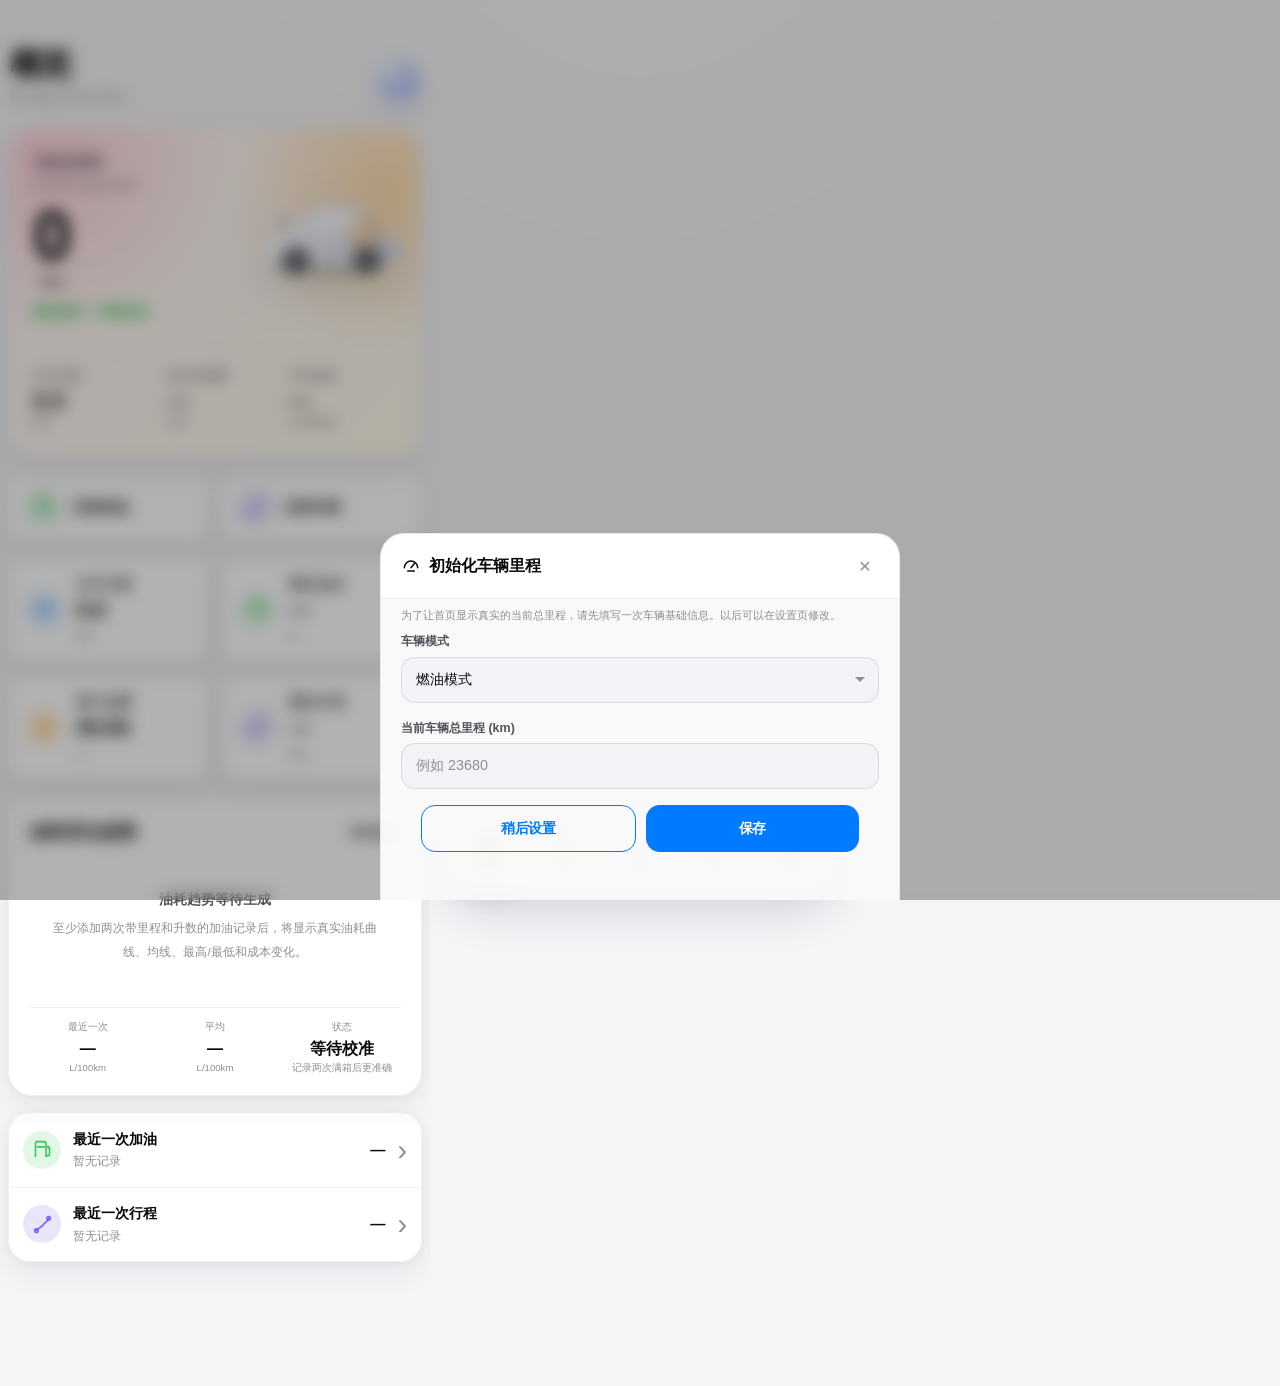
<file: index.html>
<!DOCTYPE html>
<html lang="zh-CN">
<head>
  <meta charset="UTF-8">
  <meta name="viewport" content="width=device-width, initial-scale=1.0">
  <meta name="theme-color" content="#f5f5f7" media="(prefers-color-scheme: light)">
  <meta name="theme-color" content="#000000" media="(prefers-color-scheme: dark)">
  <meta name="apple-mobile-web-app-capable" content="yes">
  <meta name="apple-mobile-web-app-status-bar-style" content="default">
  <meta name="apple-mobile-web-app-title" content="油耗记录">
  <link rel="manifest" href="manifest.json">
  <link rel="apple-touch-icon" href="icons/icon-192.png">
  <title>油耗记录助手</title>
  <link rel="stylesheet" href="styles.css">
</head>
<body>
  <div id="app">
    <header class="app-header">
      <div class="header-inner">
        <h1 id="header-title">概览</h1>
      </div>
      <button class="header-avatar" id="header-avatar" aria-label="用户">U</button>
    </header>

    <main id="main-content" class="app-content"></main>

    <nav class="bottom-nav">
      <div class="nav-pill-bg"></div>
      <button class="nav-item active" data-page="home">
        <svg class="nav-icon" viewBox="0 0 24 24" fill="none" stroke="currentColor" stroke-width="2.2" stroke-linecap="round" stroke-linejoin="round">
          <path d="M3 9l9-7 9 7v11a2 2 0 0 1-2 2H5a2 2 0 0 1-2-2z"/>
          <polyline points="9 22 9 12 15 12 15 22"/>
        </svg>
        <span class="nav-label">首页</span>
      </button>
      <button class="nav-item" data-page="fuel">
        <svg class="nav-icon" viewBox="0 0 24 24" fill="none" stroke="currentColor" stroke-width="2.2" stroke-linecap="round" stroke-linejoin="round">
          <path d="M4 20V5a2 2 0 0 1 2-2h8a2 2 0 0 1 2 2v15"/>
          <path d="M6 9h8"/>
          <path d="M18 8l2 2v7a2 2 0 0 1-2 2h-2"/>
          <path d="M20 10h-2"/>
        </svg>
        <span class="nav-label">加油</span>
      </button>
      <button class="nav-item" data-page="trip">
        <svg class="nav-icon" viewBox="0 0 24 24" fill="none" stroke="currentColor" stroke-width="2.2" stroke-linecap="round" stroke-linejoin="round">
          <path d="M5 19c2.5-3.5 5.5-3.5 8-7s5.5-3.5 6-7"/>
          <circle cx="5" cy="19" r="2"/>
          <circle cx="19" cy="5" r="2"/>
        </svg>
        <span class="nav-label">行程</span>
      </button>
      <button class="nav-item" data-page="stats">
        <svg class="nav-icon" viewBox="0 0 24 24" fill="none" stroke="currentColor" stroke-width="2.2" stroke-linecap="round" stroke-linejoin="round">
          <line x1="18" y1="20" x2="18" y2="10"/>
          <line x1="12" y1="20" x2="12" y2="4"/>
          <line x1="6" y1="20" x2="6" y2="14"/>
        </svg>
        <span class="nav-label">统计</span>
      </button>
      <button class="nav-item" data-page="settings">
        <svg class="nav-icon" viewBox="0 0 24 24" fill="none" stroke="currentColor" stroke-width="2.2" stroke-linecap="round" stroke-linejoin="round">
          <circle cx="12" cy="12" r="3"/>
          <path d="M19.4 15a1.65 1.65 0 0 0 .33 1.82l.06.06a2 2 0 0 1 0 2.83 2 2 0 0 1-2.83 0l-.06-.06a1.65 1.65 0 0 0-1.82-.33 1.65 1.65 0 0 0-1 1.51V21a2 2 0 0 1-2 2 2 2 0 0 1-2-2v-.09A1.65 1.65 0 0 0 9 19.4a1.65 1.65 0 0 0-1.82.33l-.06.06a2 2 0 0 1-2.83 0 2 2 0 0 1 0-2.83l.06-.06A1.65 1.65 0 0 0 4.68 15a1.65 1.65 0 0 0-1.51-1H3a2 2 0 0 1-2-2 2 2 0 0 1 2-2h.09A1.65 1.65 0 0 0 4.6 9a1.65 1.65 0 0 0-.33-1.82l-.06-.06a2 2 0 0 1 0-2.83 2 2 0 0 1 2.83 0l.06.06A1.65 1.65 0 0 0 9 4.68a1.65 1.65 0 0 0 1-1.51V3a2 2 0 0 1 2-2 2 2 0 0 1 2 2v.09a1.65 1.65 0 0 0 1 1.51 1.65 1.65 0 0 0 1.82-.33l.06-.06a2 2 0 0 1 2.83 0 2 2 0 0 1 0 2.83l-.06.06A1.65 1.65 0 0 0 19.4 9a1.65 1.65 0 0 0 1.51 1H21a2 2 0 0 1 2 2 2 2 0 0 1-2 2h-.09a1.65 1.65 0 0 0-1.51 1z"/>
        </svg>
        <span class="nav-label">设置</span>
      </button>
    </nav>
  </div>

  <div id="modal-overlay" class="modal-overlay hidden">
    <div id="modal-content" class="modal-content"></div>
  </div>

  <div id="confirm-dialog" class="modal-overlay hidden">
    <div class="confirm-dialog">
      <p id="confirm-message"></p>
      <div class="confirm-actions">
        <button id="confirm-cancel" class="btn btn-outline">取消</button>
        <button id="confirm-ok" class="btn btn-danger">确认</button>
      </div>
    </div>
  </div>

  <div id="saveSummaryOverlay" class="sheet-overlay hidden">
    <div class="save-summary-sheet" role="dialog" aria-modal="true" aria-labelledby="summaryTitle">
      <div class="sheet-grabber"></div>
      <div class="summary-icon">✓</div>
      <h3 id="summaryTitle">补能完成</h3>
      <div id="summaryRows" class="summary-rows"></div>
      <p id="summaryHint" class="summary-hint"></p>
      <button id="summaryDoneBtn" class="summary-done-btn">完成</button>
    </div>
  </div>

  <div id="appToast" class="app-toast hidden" role="status" aria-live="polite"></div>

  <script src="dataService.js"></script>
  <script src="app.js"></script>
</body>
</html>
</file>
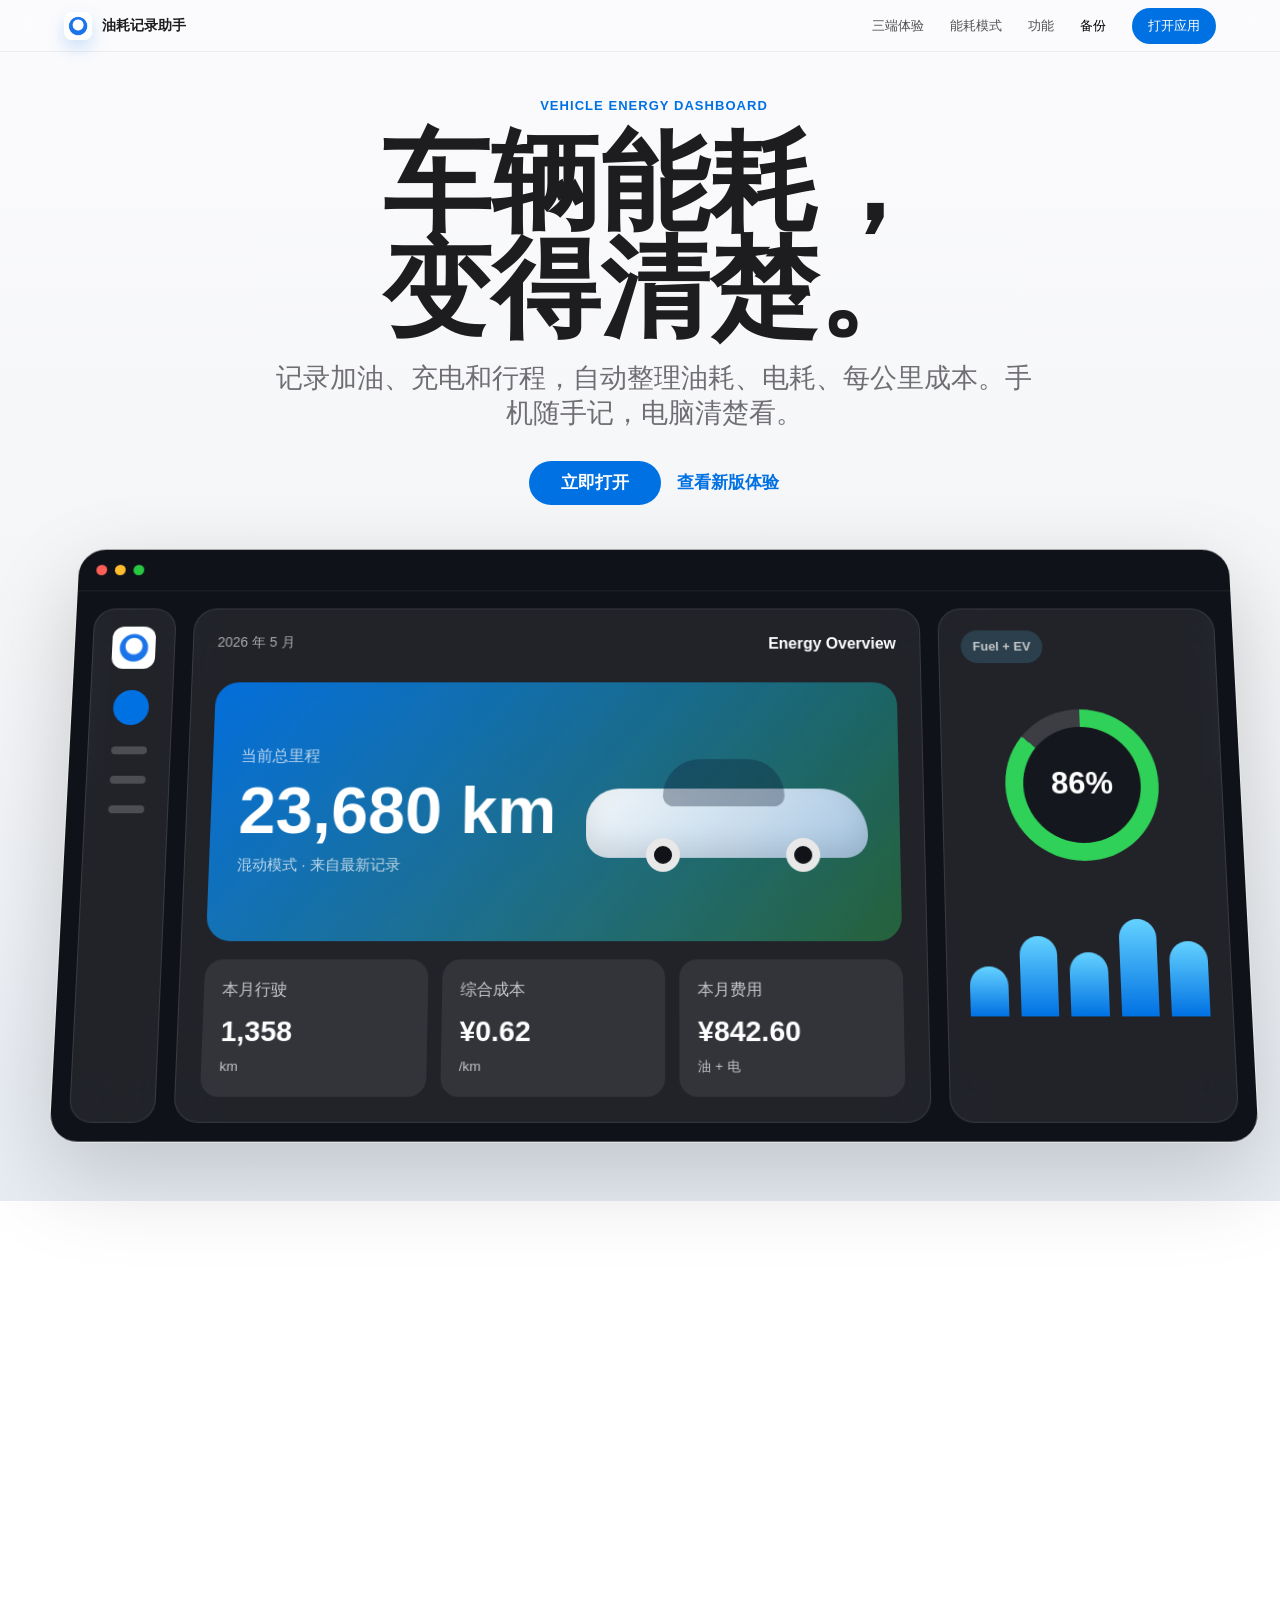
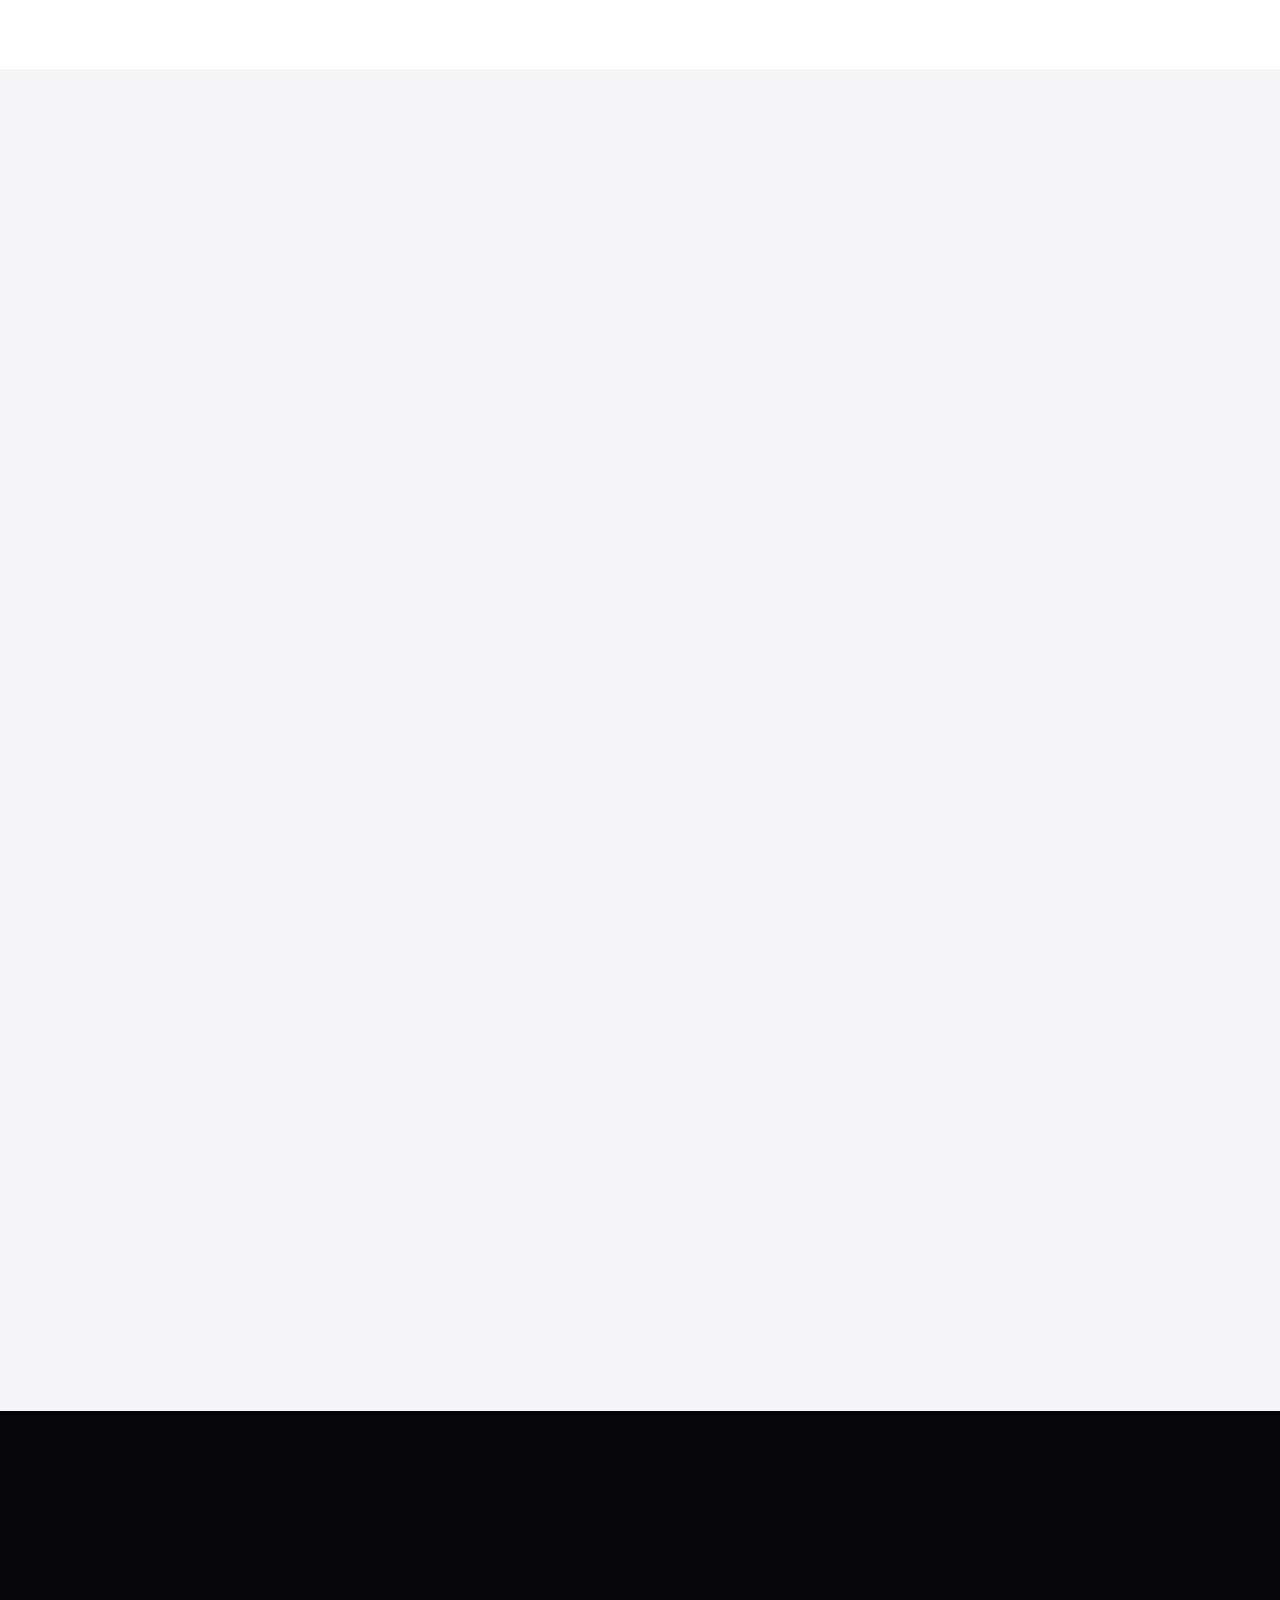
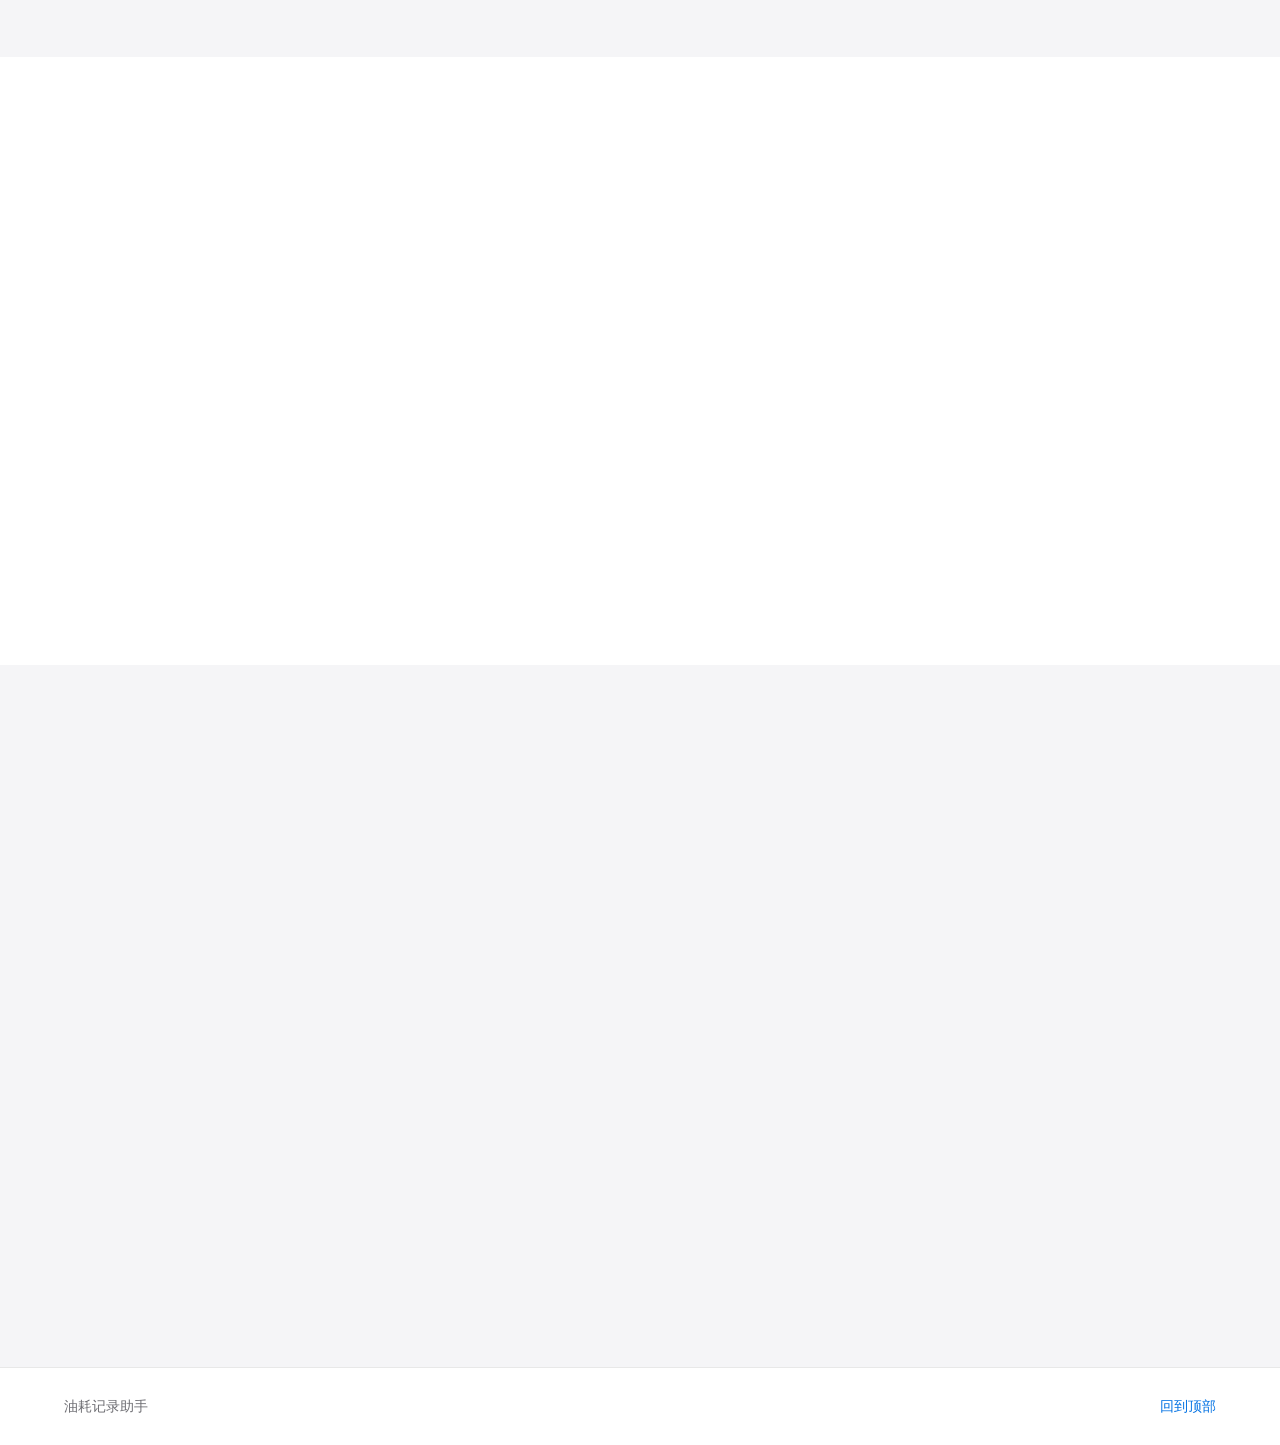
<file: official.html>
<!DOCTYPE html>
<html lang="zh-CN">
<head>
  <meta charset="UTF-8">
  <meta name="viewport" content="width=device-width, initial-scale=1.0">
  <meta name="theme-color" content="#f5f5f7">
  <title>油耗记录助手 - 车辆能耗记录 PWA</title>
  <meta name="description" content="油耗记录助手是一款车辆能耗记录 PWA，支持燃油、纯电、混动、行程、趋势统计和本地备份。">
  <link rel="apple-touch-icon" href="icons/icon-192.png">
  <link rel="stylesheet" href="official.css">
</head>
<body>
  <header class="site-nav" aria-label="官网导航">
    <a class="brand" href="#top" aria-label="油耗记录助手官网首页">
      <img src="icons/icon-192.png" alt="" width="28" height="28">
      <span>油耗记录助手</span>
    </a>
    <nav class="nav-links" aria-label="页面章节">
      <a href="#platforms">三端体验</a>
      <a href="#energy">能耗模式</a>
      <a href="#features">功能</a>
      <a href="#backup">备份</a>
      <a href="index.html" class="nav-cta">打开应用</a>
    </nav>
  </header>

  <main id="top">
    <section class="hero-section" aria-labelledby="hero-title">
      <div class="hero-copy reveal">
        <p class="eyebrow">Vehicle energy dashboard</p>
        <h1 id="hero-title"><span>车辆能耗，</span><span>变得清楚。</span></h1>
        <p class="hero-subtitle"><span>记录加油、充电和行程，</span><span>自动整理油耗、电耗、每公里成本。</span><span>手机随手记，电脑清楚看。</span></p>
        <div class="hero-actions">
          <a class="primary-action" href="index.html">立即打开</a>
          <a class="secondary-action" href="#platforms">查看新版体验</a>
        </div>
      </div>

      <div class="hero-product reveal" aria-label="车辆能耗中控台预览">
        <div class="desktop-shell">
          <div class="window-bar"><span></span><span></span><span></span></div>
          <div class="dashboard-preview">
            <aside class="dashboard-rail">
              <img src="icons/icon-192.png" alt="" width="44" height="44">
              <span class="active"></span>
              <span></span>
              <span></span>
              <span></span>
            </aside>
            <section class="dashboard-main">
              <div class="preview-topline">
                <span>2026 年 5 月</span>
                <strong>Energy Overview</strong>
              </div>
              <div class="preview-hero-card">
                <div>
                  <span>当前总里程</span>
                  <strong>23,680 km</strong>
                  <small>混动模式 · 来自最新记录</small>
                </div>
                <div class="vehicle-art" aria-hidden="true">
                  <span class="car-body"></span>
                  <span class="car-window"></span>
                  <i></i><i></i>
                </div>
              </div>
              <div class="preview-metrics">
                <article><span>本月行驶</span><strong>1,358</strong><small>km</small></article>
                <article><span>综合成本</span><strong>¥0.62</strong><small>/km</small></article>
                <article><span>本月费用</span><strong>¥842.60</strong><small>油 + 电</small></article>
              </div>
            </section>
            <section class="dashboard-side">
              <div class="mode-chip">Fuel + EV</div>
              <div class="ring-meter"><span>86%</span></div>
              <div class="mini-trend" aria-hidden="true">
                <i style="height:42%"></i><i style="height:68%"></i><i style="height:54%"></i><i style="height:82%"></i><i style="height:63%"></i>
              </div>
            </section>
          </div>
        </div>
      </div>
    </section>

    <section class="statement-section">
      <p class="reveal">不是单纯记账，而是把车的能耗、里程和费用变成可以长期复盘的个人仪表盘。</p>
    </section>

    <section id="platforms" class="platform-section" aria-labelledby="platform-title">
      <div class="section-copy reveal">
        <p class="eyebrow">PC · iPhone · Android</p>
        <h2 id="platform-title">同一套数据，三种打开方式。</h2>
        <p>PC 端更适合看趋势和整体账本，iPhone 端适合添加到主屏幕后随手记录，Android 端重点优化了分享备份、复制备份和粘贴恢复。</p>
      </div>
      <div class="platform-grid">
        <article class="platform-card pc-card reveal">
          <span class="platform-label">PC 网页</span>
          <h3>大屏看总览。</h3>
          <p>宽屏布局突出总里程、费用结构、油电趋势和最近记录，适合月末复盘。</p>
          <div class="pc-mini">
            <div class="pc-sidebar"></div>
            <div class="pc-content">
              <i></i><i></i><i></i>
              <span></span>
            </div>
          </div>
        </article>
        <article class="platform-card iphone-card reveal">
          <span class="platform-label">iPhone PWA</span>
          <h3>像 App 一样打开。</h3>
          <p>支持添加到主屏幕，保留 iOS 风格导航、磨砂界面、系统深浅色和离线访问。</p>
          <div class="phone-mini ios-phone">
            <b></b>
            <span>概览</span>
            <strong>23,680</strong>
            <small>Current Odometer</small>
            <i></i>
          </div>
        </article>
        <article class="platform-card android-card reveal">
          <span class="platform-label">Android PWA</span>
          <h3>备份更稳。</h3>
          <p>针对安卓文件能力不一致的问题，增加分享备份、复制文本和粘贴恢复三条路径。</p>
          <div class="phone-mini android-phone">
            <b></b>
            <span>数据备份</span>
            <em>分享备份</em>
            <em>复制备份文本</em>
            <em>粘贴备份恢复</em>
          </div>
        </article>
      </div>
    </section>

    <section id="energy" class="energy-section dark-band" aria-labelledby="energy-title">
      <div class="center-copy reveal">
        <p class="eyebrow">Energy modes</p>
        <h2 id="energy-title">燃油、纯电、混动，都能放进同一个账本。</h2>
      </div>
      <div class="energy-grid">
        <article class="energy-card reveal">
          <span class="energy-icon fuel-icon"></span>
          <h3>燃油模式</h3>
          <p>记录金额、升数、油价、总里程、油品、油站和满箱标记，计算真实油耗趋势。</p>
        </article>
        <article class="energy-card reveal">
          <span class="energy-icon ev-icon"></span>
          <h3>纯电模式</h3>
          <p>记录充电金额、电量、电价和里程，计算 kWh/100km 与每公里电费。</p>
        </article>
        <article class="energy-card reveal">
          <span class="energy-icon hybrid-icon"></span>
          <h3>油电混合</h3>
          <p>油费和电费同时保留，按本月行驶里程估算综合每公里成本。</p>
        </article>
      </div>
    </section>

    <section id="features" class="feature-section" aria-labelledby="feature-title">
      <div class="section-copy reveal">
        <p class="eyebrow">What is new</p>
        <h2 id="feature-title">今天的新版本，功能更完整。</h2>
        <p>官网内容已跟进应用本体的新能力：车辆信息初始化、能耗模式切换、充电记录、综合统计、安卓备份兼容和导入预检查。</p>
      </div>
      <div class="feature-list">
        <article class="feature-row reveal">
          <span>01</span>
          <div><h3>车辆信息初始化</h3><p>首次使用可以填写车辆模式和当前总里程，首页会把“总里程”作为核心指标显示。</p></div>
        </article>
        <article class="feature-row reveal">
          <span>02</span>
          <div><h3>自动计算输入项</h3><p>加油和充电记录都减少重复输入，金额、数量、单价之间可以自动推算。</p></div>
        </article>
        <article class="feature-row reveal">
          <span>03</span>
          <div><h3>趋势统计</h3><p>满箱加油或连续充电记录会生成油耗、电耗曲线，并显示数据可信状态。</p></div>
        </article>
        <article class="feature-row reveal">
          <span>04</span>
          <div><h3>行程成本</h3><p>起止里程自动得出距离，并结合平均能耗估算每次出行的费用。</p></div>
        </article>
        <article class="feature-row reveal">
          <span>05</span>
          <div><h3>深浅色主题</h3><p>支持跟随系统、浅色、深色三种外观，适配白天记录和夜间查看。</p></div>
        </article>
      </div>
    </section>

    <section id="backup" class="backup-section" aria-labelledby="backup-title">
      <div class="backup-copy reveal">
        <p class="eyebrow">Backup</p>
        <h2 id="backup-title">本地优先，也要方便迁移。</h2>
        <p>数据默认保存在浏览器本地，不上传服务器。你可以导出 JSON，也可以在移动端通过系统分享、复制文本、粘贴恢复来完成备份。</p>
      </div>
      <div class="backup-board reveal" aria-label="备份能力">
        <article><span>推荐</span><strong>分享备份</strong><p>适合 Android 和 iPhone，把备份发送到微信、文件或备忘录。</p></article>
        <article><span>文件</span><strong>JSON 导入导出</strong><p>适合 PC 或支持文件选择器的浏览器，方便长期归档。</p></article>
        <article><span>兼容</span><strong>复制与粘贴恢复</strong><p>当移动浏览器限制文件上传下载时，用纯文本也能恢复数据。</p></article>
      </div>
    </section>

    <section class="privacy-section" aria-labelledby="privacy-title">
      <div class="privacy-visual reveal" aria-hidden="true">
        <img src="icons/icon-512.png" alt="" width="152" height="152">
        <div class="privacy-lines"><span></span><span></span><span></span></div>
      </div>
      <div class="privacy-copy reveal">
        <p class="eyebrow">Privacy</p>
        <h2 id="privacy-title">记录留在你的设备里。</h2>
        <p>当前版本不依赖后端服务，燃油、充电、行程、车辆信息和偏好设置都保存在本地。清除浏览器数据前，记得先备份。</p>
        <a class="text-link" href="index.html">进入应用</a>
      </div>
    </section>
  </main>

  <footer class="site-footer">
    <span>油耗记录助手</span>
    <a href="#top">回到顶部</a>
  </footer>

  <script src="official.js"></script>
</body>
</html>
</file>
<file: styles.css>
/* ============================================================
   Fuel Tracker PWA — iOS / Apple Native Style
   Light + Dark + System theme support
   ============================================================ */

/* ---- Theme Variables: Light (default) ---- */
:root,
html[data-theme="light"] {
  --app-bg: #f5f5f7;
  --app-bg-alt: #f2f2f7;
  --card-bg: #ffffff;
  --card-bg-strong: #f2f2f7;
  --card-glass: rgba(255,255,255,0.78);
  --text-primary: #1c1c1e;
  --text-secondary: #6e6e73;
  --text-tertiary: #aeaeb2;
  --accent: #007aff;
  --accent-blue: #007aff;
  --accent-green: #34c759;
  --accent-orange: #ff9500;
  --accent-red: #ff3b30;
  --accent-rose: #ff3b30;
  --accent-cyan: #007aff;
  --border: rgba(0,0,0,0.08);
  --border-strong: rgba(0,0,0,0.12);
  --shadow-sm: 0 1px 2px rgba(0,0,0,0.04);
  --shadow-md: 0 4px 12px rgba(0,0,0,0.06);
  --shadow-lg: 0 8px 24px rgba(0,0,0,0.08);
  --nav-bg: rgba(255,255,255,0.72);
  --nav-border: rgba(0,0,0,0.06);
  --nav-pill-bg: rgba(0,0,0,0.06);
  --nav-icon-default: #8e8e93;
  --nav-icon-active: #007aff;
  --input-bg: #f2f2f7;
  --input-border: rgba(0,0,0,0.1);
  --input-focus-ring: rgba(0,122,255,0.2);
  --header-bg: rgba(245,245,247,0.78);
  --overlay-bg: rgba(0,0,0,0.3);
  --badge-full-bg: rgba(52,199,89,0.12);
  --badge-full-text: #248a3d;
  --trend-line: #007aff;
  --trend-fill: rgba(0,122,255,0.08);
  --grid-line: rgba(0,0,0,0.06);
  --warn-bg: rgba(255,149,0,0.1);
  --warn-text: #b06500;
  --mint: #34c759;
  --amber: #ff9500;
  --blue: #007aff;
  --cyan: #007aff;
  --rose: #ff3b30;
  --violet: #af52de;
}

/* ---- Theme Variables: Dark ---- */
html[data-theme="dark"] {
  --app-bg: #000000;
  --app-bg-alt: #0b0b0f;
  --card-bg: #1c1c1e;
  --card-bg-strong: #2c2c2e;
  --card-glass: rgba(28,28,30,0.78);
  --text-primary: #ffffff;
  --text-secondary: #8e8e93;
  --text-tertiary: #636366;
  --accent: #0a84ff;
  --accent-blue: #0a84ff;
  --accent-green: #30d158;
  --accent-orange: #ff9f0a;
  --accent-red: #ff453a;
  --accent-rose: #ff453a;
  --accent-cyan: #0a84ff;
  --border: rgba(255,255,255,0.1);
  --border-strong: rgba(255,255,255,0.15);
  --shadow-sm: 0 1px 2px rgba(0,0,0,0.2);
  --shadow-md: 0 4px 12px rgba(0,0,0,0.3);
  --shadow-lg: 0 8px 24px rgba(0,0,0,0.4);
  --nav-bg: rgba(28,28,30,0.72);
  --nav-border: rgba(255,255,255,0.08);
  --nav-pill-bg: rgba(255,255,255,0.14);
  --nav-icon-default: #8e8e93;
  --nav-icon-active: #0a84ff;
  --input-bg: #2c2c2e;
  --input-border: rgba(255,255,255,0.12);
  --input-focus-ring: rgba(10,132,255,0.3);
  --header-bg: rgba(0,0,0,0.72);
  --overlay-bg: rgba(0,0,0,0.6);
  --badge-full-bg: rgba(48,209,88,0.15);
  --badge-full-text: #30d158;
  --trend-line: #0a84ff;
  --trend-fill: rgba(10,132,255,0.12);
  --grid-line: rgba(255,255,255,0.06);
  --warn-bg: rgba(255,159,10,0.12);
  --warn-text: #ff9f0a;
  --mint: #30d158;
  --amber: #ff9f0a;
  --blue: #0a84ff;
  --cyan: #0a84ff;
  --rose: #ff453a;
  --violet: #bf5af2;
}

/* ---- Smooth theme transition ---- */
html {
  transition: background-color 0.3s ease;
}
body {
  transition: background-color 0.3s ease, color 0.3s ease;
}
.card, .record-item, .stats-card, .settings-row, .progress-card,
.latest-record-card, .hero-dashboard, .liquid-card,
.app-header, .bottom-nav, .modal-content, .confirm-dialog,
input, select, button, .form-input, .btn-action {
  transition: background-color 0.3s ease, border-color 0.3s ease, box-shadow 0.3s ease, color 0.3s ease;
}

/* ---- Reset ---- */
* { box-sizing: border-box; margin: 0; padding: 0; }

html {
  font-size: 16px;
  -webkit-text-size-adjust: 100%;
}

body {
  min-height: 100vh;
  min-height: 100dvh;
  overflow-x: hidden;
  background: var(--app-bg);
  color: var(--text-primary);
  font-family: -apple-system, BlinkMacSystemFont, "SF Pro Display", "Segoe UI", Roboto, "PingFang SC", "Microsoft YaHei", sans-serif;
  line-height: 1.5;
  -webkit-font-smoothing: antialiased;
  font-variant-numeric: tabular-nums;
}

button, input, select { font: inherit; }
button { touch-action: manipulation; }

/* ---- App Shell ---- */
#app {
  position: relative;
  width: 100%;
  max-width: 520px;
  min-height: 100vh;
  min-height: 100dvh;
  margin: 0 auto;
}

/* ---- Header ---- */
.app-header {
  position: sticky;
  top: 0;
  z-index: 100;
  height: calc(52px + env(safe-area-inset-top, 0px));
  padding: env(safe-area-inset-top, 0px) 16px 0;
  display: flex;
  align-items: center;
  justify-content: space-between;
  background: var(--header-bg);
  backdrop-filter: blur(24px) saturate(180%);
  -webkit-backdrop-filter: blur(24px) saturate(180%);
  border-bottom: 1px solid var(--border);
}

.header-inner {
  display: flex;
  align-items: center;
  min-width: 0;
  gap: 10px;
}

.app-header h1 {
  font-size: 1.05rem;
  font-weight: 680;
  color: var(--text-primary);
  letter-spacing: -0.01em;
  white-space: nowrap;
  overflow: hidden;
  text-overflow: ellipsis;
}

.header-avatar {
  width: 34px;
  height: 34px;
  border-radius: 50%;
  border: none;
  background: var(--card-bg-strong);
  color: var(--accent);
  font-size: 0.9rem;
  font-weight: 680;
  display: flex;
  align-items: center;
  justify-content: center;
  cursor: pointer;
  flex-shrink: 0;
  transition: all 0.2s ease;
  box-shadow: var(--shadow-sm);
}
.header-avatar:active { transform: scale(0.92); opacity: 0.7; }

.header-status {
  display: flex;
  gap: 6px;
  flex-shrink: 0;
}

.status-tag {
  min-height: 22px;
  display: inline-flex;
  align-items: center;
  padding: 3px 8px;
  border: 1px solid var(--border);
  border-radius: 999px;
  background: var(--card-bg-strong);
  color: var(--text-tertiary);
  font-size: 0.6rem;
  font-weight: 700;
  letter-spacing: 0.04em;
}

/* ---- Main Content ---- */
.app-content {
  padding: 16px 16px calc(90px + env(safe-area-inset-bottom, 0px));
  min-height: calc(100vh - 52px);
}

.page { display: none; }
.page.active {
  display: block;
  animation: pageFadeIn 0.24s ease-out;
}

@keyframes pageFadeIn {
  from { opacity: 0.96; transform: translateY(4px); }
  to { opacity: 1; transform: translateY(0); }
}

/* ---- Page Title ---- */
.page-head {
  margin-bottom: 16px;
}
.page-head h2 {
  font-size: 1.75rem;
  font-weight: 740;
  color: var(--text-primary);
  letter-spacing: -0.02em;
  line-height: 1.2;
}
.page-head .subtitle {
  font-size: 0.82rem;
  color: var(--text-tertiary);
  margin-top: 2px;
}

/* ---- Cards ---- */
.card,
.liquid-card,
.hero-dashboard,
.progress-card,
.latest-record-card,
.record-item,
.stats-card,
.settings-row {
  background: var(--card-bg);
  border: 1px solid var(--border);
  border-radius: 22px;
  box-shadow: var(--shadow-sm);
}

.card {
  padding: 16px;
  margin-bottom: 12px;
}

.card-title {
  font-size: 0.72rem;
  font-weight: 600;
  color: var(--text-tertiary);
  text-transform: uppercase;
  letter-spacing: 0.04em;
  margin-bottom: 4px;
}

.card-value {
  font-size: 1.6rem;
  font-weight: 720;
  color: var(--text-primary);
  letter-spacing: -0.02em;
  line-height: 1.15;
}

.card-unit {
  font-size: 0.7rem;
  font-weight: 500;
  color: var(--text-tertiary);
  margin-left: 2px;
}

/* ---- Summary Grid 2x3 ---- */
.summary-grid {
  display: grid;
  grid-template-columns: 1fr 1fr 1fr;
  gap: 10px;
  margin-bottom: 14px;
}
.summary-card {
  padding: 14px 12px;
  text-align: center;
}
.summary-card .card-title { margin-bottom: 6px; }
.summary-card .card-value { font-size: 1.25rem; }

@media (max-width: 380px) {
  .summary-grid { grid-template-columns: 1fr 1fr; }
}

/* ---- Hero Dashboard (main stat card) ---- */
.hero-dashboard {
  padding: 20px;
  margin-bottom: 14px;
}

.hero-label {
  font-size: 0.8rem;
  font-weight: 600;
  color: var(--text-secondary);
  margin-bottom: 6px;
}

.hero-value {
  font-size: 2.8rem;
  font-weight: 780;
  letter-spacing: -0.03em;
  line-height: 1.05;
  color: var(--text-primary);
}

.hero-unit {
  font-size: 0.82rem;
  color: var(--text-tertiary);
  margin-top: 4px;
}

.hero-sub-stats {
  display: flex;
  gap: 20px;
  margin-top: 14px;
  padding-top: 14px;
  border-top: 1px solid var(--border);
}

.hero-sub-stat {
  flex: 1;
}

.hero-sub-stat .val {
  font-size: 1.1rem;
  font-weight: 680;
  color: var(--text-primary);
}

.hero-sub-stat .lbl {
  font-size: 0.68rem;
  color: var(--text-tertiary);
  margin-top: 1px;
}

/* ---- Quick Actions ---- */
.quick-actions {
  display: grid;
  grid-template-columns: 1fr 1fr;
  gap: 10px;
  margin-bottom: 14px;
}

.btn-action {
  display: flex;
  align-items: center;
  gap: 10px;
  padding: 14px 16px;
  border-radius: 18px;
  border: 1px solid var(--border);
  background: var(--card-bg);
  color: var(--text-primary);
  font-size: 0.88rem;
  font-weight: 600;
  cursor: pointer;
  transition: all 0.2s ease;
  text-decoration: none;
  box-shadow: var(--shadow-sm);
  -webkit-tap-highlight-color: transparent;
}

.btn-action:active { transform: scale(0.97); }

.btn-action .action-icon {
  font-size: 1.3rem;
  flex-shrink: 0;
}

/* ---- Monthly Progress ---- */
.progress-card {
  padding: 16px;
  margin-bottom: 14px;
}

.progress-header {
  display: flex;
  justify-content: space-between;
  align-items: center;
  margin-bottom: 8px;
}
.progress-label {
  font-size: 0.75rem;
  font-weight: 600;
  color: var(--text-secondary);
}
.progress-pct {
  font-size: 0.8rem;
  font-weight: 680;
  color: var(--accent);
}

.progress-bar-track {
  height: 5px;
  background: var(--border);
  border-radius: 3px;
  overflow: hidden;
  margin-bottom: 8px;
}
.progress-bar-fill {
  height: 100%;
  border-radius: 3px;
  background: var(--accent);
  transition: width 0.5s ease;
}

.progress-info {
  display: flex;
  justify-content: space-between;
  font-size: 0.7rem;
  color: var(--text-tertiary);
}

/* ---- Latest Records ---- */
.latest-section-title {
  font-size: 0.72rem;
  font-weight: 700;
  letter-spacing: 0.05em;
  text-transform: uppercase;
  color: var(--text-tertiary);
  margin-bottom: 10px;
  padding-left: 4px;
}

.latest-record-card {
  padding: 14px 16px;
  margin-bottom: 10px;
  display: flex;
  justify-content: space-between;
  align-items: center;
}
.latest-record-card.fuel { border-left: 3px solid var(--accent-orange); }
.latest-record-card.trip { border-left: 3px solid var(--accent-green); }
.latest-info { flex: 1; min-width: 0; }
.latest-label {
  font-size: 0.64rem;
  font-weight: 700;
  letter-spacing: 0.05em;
  text-transform: uppercase;
  color: var(--text-tertiary);
  margin-bottom: 2px;
}
.latest-record-card.fuel .latest-label { color: var(--accent-orange); }
.latest-record-card.trip .latest-label { color: var(--accent-green); }
.latest-detail {
  font-size: 0.8rem;
  color: var(--text-secondary);
  white-space: nowrap;
  overflow: hidden;
  text-overflow: ellipsis;
}
.latest-value {
  font-size: 1.15rem;
  font-weight: 720;
  color: var(--text-primary);
  flex-shrink: 0;
  margin-left: 12px;
}
.latest-value.no-data { color: var(--text-tertiary); }

.log-summary-card {
  margin: 0 0 14px;
  padding: 15px 16px;
  border: 1px solid var(--border);
  border-radius: 22px;
  background: var(--card-bg);
  box-shadow: var(--shadow-sm);
}
.log-summary-card > div:first-child {
  display: flex;
  align-items: baseline;
  justify-content: space-between;
  gap: 12px;
}
.log-summary-card strong {
  color: var(--text-primary);
  font-size: 0.95rem;
  font-weight: 720;
}
.log-summary-card span {
  color: var(--text-secondary);
  font-size: 0.78rem;
}
.summary-chip-row {
  display: flex;
  gap: 8px;
  flex-wrap: wrap;
  margin-top: 12px;
}
.summary-chip-row span {
  padding: 7px 10px;
  border-radius: 999px;
  background: var(--card-bg-strong);
  color: var(--text-primary);
  font-size: 0.76rem;
  font-weight: 650;
}

/* ---- Vehicle Panel ---- */
.vehicle-panel {
  display: flex;
  justify-content: space-between;
  align-items: center;
  padding: 4px 4px 14px;
  margin-bottom: 4px;
}
.vehicle-name {
  font-size: 1.1rem;
  font-weight: 680;
  color: var(--text-primary);
}
.vehicle-model {
  font-size: 0.75rem;
  color: var(--text-tertiary);
}
.vehicle-badge {
  padding: 4px 10px;
  border-radius: 999px;
  border: 1px solid var(--border);
  font-size: 0.62rem;
  font-weight: 700;
  color: var(--text-tertiary);
  letter-spacing: 0.04em;
}

/* ---- Grade Cluster ---- */
.grade-cluster {
  display: flex;
  align-items: center;
  gap: 6px;
  font-size: 0.75rem;
  font-weight: 680;
  color: var(--text-tertiary);
}
.grade-cluster strong {
  font-size: 1.6rem;
  font-weight: 780;
  color: var(--accent-green);
}

/* ---- Confidence strip ---- */
.confidence-strip {
  display: flex;
  align-items: center;
  justify-content: space-between;
  gap: 12px;
  margin-top: 12px;
  padding-top: 12px;
  border-top: 1px solid var(--border);
  font-size: 0.7rem;
}
.confidence-strip strong { color: var(--text-primary); font-weight: 600; }
.confidence-strip span { color: var(--text-tertiary); }
.confidence-meter {
  width: 80px;
  height: 4px;
  border-radius: 2px;
  background: var(--border);
  flex-shrink: 0;
}
.confidence-meter i {
  display: block;
  height: 100%;
  border-radius: 2px;
  background: var(--accent-green);
}

/* ---- Trend Card ---- */
.trend-card {
  padding: 16px;
  margin-bottom: 14px;
  background: var(--card-bg);
  border: 1px solid var(--border);
  border-radius: 22px;
  box-shadow: var(--shadow-sm);
}
.trend-card .section-head {
  display: flex;
  justify-content: space-between;
  align-items: center;
  margin-bottom: 12px;
}
.trend-card .section-head strong {
  font-size: 0.8rem;
  font-weight: 680;
  color: var(--text-primary);
}
.trend-card .section-head button {
  background: none;
  border: none;
  color: var(--accent);
  font-size: 0.75rem;
  font-weight: 600;
  cursor: pointer;
}
.trend-graph svg { width: 100%; height: auto; }
.trend-line { fill: none; stroke: var(--trend-line); stroke-width: 2; }
.trend-area { fill: var(--trend-fill); }
.trend-dots circle { fill: var(--card-bg); stroke: var(--trend-line); stroke-width: 1.8; }
.trend-last-dot { fill: var(--trend-line); stroke: var(--card-bg); stroke-width: 3; }
.avg-line { stroke: var(--text-tertiary); stroke-width: 1; stroke-dasharray: 4 3; }
.grid-line { stroke: var(--grid-line); stroke-width: 1; }
.axis-label { fill: var(--text-tertiary); font-size: 9px; }
.avg-label { fill: var(--text-tertiary); font-size: 9px; }
.trend-axis { display: flex; justify-content: space-between; font-size: 0.62rem; color: var(--text-tertiary); margin-top: 4px; }

.trend-insights {
  display: grid;
  grid-template-columns: 1fr 1fr 1fr;
  gap: 10px;
  margin-top: 12px;
  padding-top: 12px;
  border-top: 1px solid var(--border);
}
.trend-insights div { text-align: center; }
.trend-insights span { font-size: 0.62rem; color: var(--text-tertiary); display: block; }
.trend-insights strong { font-size: 0.88rem; color: var(--text-primary); }
.trend-insights small { font-size: 0.6rem; color: var(--text-tertiary); display: block; }

.trend-empty {
  padding: 32px 16px;
  text-align: center;
  color: var(--text-tertiary);
}
.trend-empty strong { display: block; font-size: 0.85rem; color: var(--text-secondary); margin-bottom: 4px; }
.trend-empty span { font-size: 0.72rem; }

/* ---- Record List ---- */
.record-list {
  display: flex;
  flex-direction: column;
  gap: 10px;
}
.record-item {
  padding: 14px 16px;
}
.record-header {
  display: flex;
  align-items: center;
  justify-content: space-between;
  gap: 10px;
  margin-bottom: 10px;
}
.record-header .record-date {
  font-size: 0.88rem;
  font-weight: 640;
  color: var(--text-primary);
}
.record-actions { display: flex; gap: 6px; flex-shrink: 0; }
.record-edit, .record-delete {
  min-width: 42px;
  min-height: 32px;
  padding: 6px 10px;
  border-radius: 10px;
  font-size: 0.72rem;
  font-weight: 600;
  cursor: pointer;
  border: 1px solid;
  background: transparent;
  transition: all 0.15s ease;
}
.record-edit {
  border-color: var(--accent);
  color: var(--accent);
}
.record-edit:active { background: rgba(0,122,255,0.1); }
.record-delete {
  border-color: var(--accent-red);
  color: var(--accent-red);
}
.record-delete:active { background: rgba(255,59,48,0.08); }
.record-details {
  display: grid;
  grid-template-columns: 1fr 1fr;
  gap: 6px;
}
.record-detail {
  padding: 8px 10px;
  border-radius: 12px;
  background: var(--card-bg-strong);
  font-size: 0.72rem;
  color: var(--text-tertiary);
}
.record-detail span {
  display: block;
  color: var(--text-primary);
  font-weight: 600;
  font-size: 0.82rem;
  margin-top: 1px;
}
.record-note {
  margin-top: 8px;
  font-size: 0.7rem;
  color: var(--text-tertiary);
}
.badge-full {
  display: inline-block;
  font-size: 0.6rem;
  font-weight: 700;
  padding: 2px 7px;
  border-radius: 8px;
  margin-left: 6px;
  color: var(--badge-full-text);
  background: var(--badge-full-bg);
}

/* ---- Stats Page ---- */
.stats-grid {
  display: grid;
  grid-template-columns: 1fr 1fr;
  gap: 10px;
  margin-bottom: 12px;
}
.stats-card {
  padding: 14px;
}
.stats-card .card-title { margin-bottom: 4px; }
.stats-card .card-value { font-size: 1.2rem; }
.stats-full { grid-column: 1 / -1; }
.stats-insufficient {
  padding: 14px 16px;
  border-radius: 14px;
  background: var(--warn-bg);
  color: var(--warn-text);
  font-size: 0.8rem;
  font-weight: 560;
  text-align: center;
  margin-bottom: 12px;
}

/* ---- Settings Page ---- */
.settings-section { margin-bottom: 24px; }
.settings-section h3 {
  font-size: 0.7rem;
  font-weight: 700;
  letter-spacing: 0.04em;
  text-transform: uppercase;
  color: var(--text-tertiary);
  margin-bottom: 8px;
  padding-left: 12px;
}
.settings-row {
  display: flex;
  align-items: center;
  justify-content: space-between;
  padding: 14px 16px;
  margin-bottom: 2px;
  border-radius: 14px;
}
.settings-row:first-of-type { border-radius: 14px 14px 6px 6px; }
.settings-row:last-of-type { border-radius: 6px 6px 14px 14px; margin-bottom: 0; }
.settings-label { font-size: 0.88rem; color: var(--text-primary); }
.settings-value { font-size: 0.82rem; color: var(--text-tertiary); }
.settings-toggle-row {
  gap: 16px;
  cursor: pointer;
}
.settings-toggle-row > span {
  display: flex;
  flex-direction: column;
  gap: 3px;
}
.ios-switch {
  width: 52px;
  height: 32px;
  flex: 0 0 52px;
  border: none;
  border-radius: 999px;
  appearance: none;
  -webkit-appearance: none;
  background: var(--border);
  position: relative;
  cursor: pointer;
  transition: background 0.2s ease;
}
.ios-switch::after {
  content: '';
  position: absolute;
  top: 3px;
  left: 3px;
  width: 26px;
  height: 26px;
  border-radius: 999px;
  background: #fff;
  box-shadow: 0 2px 8px rgba(0,0,0,0.22);
  transition: transform 0.2s cubic-bezier(0.2, 0.8, 0.2, 1);
}
.ios-switch:checked {
  background: var(--accent-green);
}
.ios-switch:checked::after {
  transform: translateX(20px);
}

/* Theme selector — iOS segmented control */
.theme-segmented {
  display: flex;
  background: var(--card-bg-strong);
  border-radius: 10px;
  padding: 3px;
  gap: 2px;
  width: 100%;
}
.theme-seg-btn {
  flex: 1;
  padding: 8px 0;
  border: none;
  border-radius: 8px;
  background: transparent;
  color: var(--text-secondary);
  font-size: 0.78rem;
  font-weight: 580;
  cursor: pointer;
  transition: all 0.2s ease;
}
.theme-seg-btn.active {
  background: var(--card-bg);
  color: var(--text-primary);
  box-shadow: 0 1px 3px rgba(0,0,0,0.1), 0 1px 2px rgba(0,0,0,0.06);
}
html[data-theme="dark"] .theme-seg-btn.active {
  box-shadow: 0 1px 3px rgba(0,0,0,0.3);
}

.energy-mode-control .theme-seg-btn,
.energy-segmented .theme-seg-btn {
  min-height: 36px;
  padding-left: 10px;
  padding-right: 10px;
  white-space: nowrap;
}

.energy-segmented {
  display: flex;
  gap: 3px;
  width: 100%;
  margin-bottom: 16px;
  padding: 4px;
  border: 1px solid var(--border);
  border-radius: 14px;
  background: var(--card-bg-strong);
  box-shadow: var(--shadow-sm);
}

.vehicle-odometer-row {
  align-items: flex-start;
  gap: 14px;
}

.vehicle-odometer-input {
  display: flex;
  align-items: center;
  gap: 8px;
  width: min(56%, 210px);
}

.vehicle-odometer-input .form-input {
  min-width: 0;
  height: 42px;
  padding: 0 12px;
  text-align: right;
}

.vehicle-odometer-input span {
  color: var(--text-tertiary);
  font-size: 0.8rem;
  font-weight: 650;
}

.import-json-textarea {
  min-height: 220px;
  padding: 14px;
  resize: vertical;
  font-family: ui-monospace, SFMono-Regular, Menlo, Consolas, monospace;
  font-size: 0.82rem;
  line-height: 1.5;
  white-space: pre;
}

.backup-json-textarea {
  min-height: 280px;
}

.backup-preview {
  display: grid;
  gap: 6px;
  margin: 12px 0;
  padding: 14px;
  border: 1px solid var(--border);
  border-radius: 16px;
  background: var(--card-bg-strong);
  color: var(--text-secondary);
  font-size: 0.82rem;
}

.backup-preview.hidden {
  display: none;
}

.backup-preview strong {
  color: var(--text-primary);
  font-size: 0.95rem;
}

.settings-help {
  margin: -2px 2px 12px;
  color: var(--text-tertiary);
  font-size: 0.78rem;
  line-height: 1.55;
}

/* ---- Settings Buttons ---- */
.settings-btn-row {
  display: flex;
  flex-direction: column;
  gap: 8px;
  margin-top: 4px;
}

.backup-method-title {
  margin: 8px 2px 2px;
  color: var(--text-tertiary);
  font-size: 0.74rem;
  font-weight: 720;
}

.backup-method-title:first-child {
  margin-top: 0;
}

.settings-about {
  text-align: center;
  color: var(--text-tertiary);
  font-size: 0.7rem;
  padding: 16px 0;
  line-height: 1.6;
}

/* ---- Empty State ---- */
.empty-state {
  text-align: center;
  padding: 56px 24px;
  color: var(--text-tertiary);
}
.empty-state-icon { font-size: 2.5rem; opacity: 0.5; margin-bottom: 12px; }
.empty-state p { font-size: 0.85rem; margin-bottom: 14px; }

/* ---- Buttons ---- */
.btn {
  display: inline-flex;
  align-items: center;
  justify-content: center;
  gap: 6px;
  padding: 12px 20px;
  border-radius: 14px;
  border: none;
  font-size: 0.88rem;
  font-weight: 600;
  cursor: pointer;
  transition: all 0.2s ease;
  min-height: 44px;
  letter-spacing: -0.01em;
}
.btn:active { transform: scale(0.97); }
.btn-primary { background: var(--accent); color: #fff; }
.btn-outline {
  background: transparent;
  color: var(--accent);
  border: 1.5px solid var(--accent);
}
.btn-danger {
  background: transparent;
  color: var(--accent-red);
  border: 1.5px solid var(--accent-red);
}
.btn-block { width: 100%; }
.btn-sm { padding: 8px 14px; font-size: 0.78rem; min-height: 36px; border-radius: 12px; }

/* ---- FAB ---- */
.fab {
  position: fixed;
  bottom: calc(90px + env(safe-area-inset-bottom, 0px));
  right: calc(max(16px, (100% - 520px) / 2 + 16px));
  z-index: 90;
  width: 48px; height: 48px;
  border-radius: 50%;
  background: var(--accent);
  color: #fff;
  border: none;
  font-size: 1.4rem;
  display: flex;
  align-items: center;
  justify-content: center;
  cursor: pointer;
  box-shadow: 0 4px 14px rgba(0,122,255,0.35);
  transition: all 0.2s ease;
}
.fab:active { transform: scale(0.92); }

/* ---- Modal ---- */
.modal-overlay {
  position: fixed;
  inset: 0;
  z-index: 200;
  background: var(--overlay-bg);
  backdrop-filter: blur(8px);
  -webkit-backdrop-filter: blur(8px);
  display: flex;
  align-items: flex-end;
  justify-content: center;
  animation: fadeIn 0.2s ease;
}
.modal-overlay.hidden { display: none; }
.modal-content {
  background: var(--card-bg);
  border: 1px solid var(--border);
  border-bottom: none;
  border-radius: 24px 24px 0 0;
  width: 100%;
  max-width: 520px;
  max-height: 90vh;
  max-height: 90dvh;
  overflow-y: auto;
  animation: slideUp 0.3s ease-out;
}

.sheet-overlay {
  position: fixed;
  inset: 0;
  z-index: 1200;
  display: flex;
  align-items: flex-end;
  justify-content: center;
  padding: 16px;
  background: rgba(0, 0, 0, 0.28);
  backdrop-filter: blur(10px);
  -webkit-backdrop-filter: blur(10px);
}
.sheet-overlay.hidden { display: none; }
.save-summary-sheet {
  width: min(100%, 520px);
  max-height: calc(92dvh - env(safe-area-inset-bottom));
  overflow: auto;
  padding: 10px 20px calc(20px + env(safe-area-inset-bottom));
  border: 1px solid var(--border);
  border-radius: 28px 28px 22px 22px;
  background: var(--card-bg);
  color: var(--text-primary);
  box-shadow: var(--shadow-lg);
  animation: sheetUp 260ms cubic-bezier(0.2, 0.8, 0.2, 1);
}
@keyframes sheetUp {
  from { transform: translateY(24px); opacity: 0; }
  to { transform: translateY(0); opacity: 1; }
}
.sheet-grabber {
  width: 42px;
  height: 5px;
  margin: 0 auto 16px;
  border-radius: 999px;
  background: var(--border);
}
.summary-icon {
  width: 48px;
  height: 48px;
  margin: 0 auto 10px;
  display: grid;
  place-items: center;
  border-radius: 999px;
  color: #fff;
  background: var(--accent-green);
  font-size: 1.45rem;
  font-weight: 800;
}
.save-summary-sheet h3 {
  margin: 0;
  text-align: center;
  font-size: 1.12rem;
  font-weight: 760;
}
.summary-visual {
  margin: 16px 0 10px;
}
.summary-meter {
  height: 9px;
  border-radius: 999px;
  overflow: hidden;
  background: var(--card-bg-strong);
  border: 1px solid var(--border);
}
.summary-meter span {
  display: block;
  height: 100%;
  min-width: 10%;
  border-radius: inherit;
  transition: width 260ms cubic-bezier(0.2, 0.8, 0.2, 1);
}
.summary-meter.fuel span { background: linear-gradient(90deg, var(--accent-orange), var(--accent-green)); }
.summary-meter.charge span { background: linear-gradient(90deg, var(--accent-blue), var(--accent-green)); }
.summary-rows {
  margin: 16px 0;
  border-radius: 18px;
  overflow: hidden;
  background: var(--card-bg-strong);
  border: 1px solid var(--border);
}
.summary-row {
  display: flex;
  justify-content: space-between;
  gap: 16px;
  padding: 13px 14px;
  border-bottom: 1px solid var(--border);
  font-size: 0.88rem;
}
.summary-row:last-child { border-bottom: none; }
.summary-row span:first-child { color: var(--text-secondary); }
.summary-row span:last-child {
  color: var(--text-primary);
  font-weight: 700;
  text-align: right;
}
.summary-hint {
  margin: 8px 2px 16px;
  color: var(--text-secondary);
  font-size: 0.86rem;
  line-height: 1.55;
}
.toast {
  position: fixed;
  left: 50%;
  bottom: calc(96px + env(safe-area-inset-bottom));
  transform: translateX(-50%);
  z-index: 1300;
  max-width: min(88vw, 420px);
  padding: 10px 16px;
  border-radius: 999px;
  background: rgba(28, 28, 30, 0.88);
  color: #fff;
  font-size: 0.86rem;
  font-weight: 600;
  line-height: 1.35;
  text-align: center;
  box-shadow: 0 8px 24px rgba(0, 0, 0, 0.18);
  backdrop-filter: blur(16px);
  -webkit-backdrop-filter: blur(16px);
}
.toast.hidden { display: none; }
.modal-header {
  position: sticky;
  top: 0;
  background: var(--card-bg);
  padding: 18px 20px;
  border-bottom: 1px solid var(--border);
  display: flex;
  align-items: center;
  justify-content: space-between;
  z-index: 1;
  border-radius: 24px 24px 0 0;
}
.modal-header h2 { font-size: 1rem; font-weight: 680; color: var(--text-primary); display: flex; align-items: center; gap: 8px; }
.modal-close {
  background: none;
  border: none;
  font-size: 1.3rem;
  color: var(--text-tertiary);
  cursor: pointer;
  padding: 4px 8px;
  line-height: 1;
}
.modal-body { padding: 16px 20px 24px; }
.modal-footer {
  padding: 0 20px 24px;
  display: flex;
  gap: 10px;
}
.modal-footer .btn { flex: 1; }

/* ---- Form ---- */
.form-group { margin-bottom: 16px; }
.form-label {
  display: block;
  font-size: 0.78rem;
  font-weight: 600;
  color: var(--text-secondary);
  margin-bottom: 6px;
}
.form-input {
  width: 100%;
  padding: 11px 14px;
  border: 1.5px solid var(--input-border);
  border-radius: 14px;
  font-size: 0.9rem;
  color: var(--text-primary);
  background: var(--input-bg);
  transition: all 0.2s ease;
  -webkit-appearance: none;
  appearance: none;
  font-family: inherit;
}
.form-input:focus {
  outline: none;
  border-color: var(--accent);
  box-shadow: 0 0 0 3px var(--input-focus-ring);
}
.form-input::placeholder { color: var(--text-tertiary); }
.form-input[readonly] { background: var(--card-bg-strong); color: var(--text-secondary); }
select.form-input {
  background-image: url("data:image/svg+xml,%3Csvg xmlns='http://www.w3.org/2000/svg' width='12' height='12' viewBox='0 0 12 12'%3E%3Cpath fill='%238e8e93' d='M6 8L1 3h10z'/%3E%3C/svg%3E");
  background-repeat: no-repeat;
  background-position: right 12px center;
  padding-right: 32px;
}
.form-row { display: grid; grid-template-columns: 1fr 1fr; gap: 10px; }
.form-hint { font-size: 0.7rem; color: var(--text-tertiary); margin-top: -8px; margin-bottom: 8px; }
.form-check { display: flex; align-items: center; gap: 8px; cursor: pointer; }
.form-check input[type="checkbox"] { width: 20px; height: 20px; accent-color: var(--accent); }
.form-check label,
.form-check span { font-size: 0.82rem; color: var(--text-secondary); }
.quick-purpose-group {
  display: flex;
  gap: 8px;
  margin: -4px 0 16px;
  padding-bottom: 2px;
  overflow-x: auto;
  scrollbar-width: none;
}
.quick-purpose-group::-webkit-scrollbar { display: none; }
.quick-purpose {
  flex: 0 0 auto;
  min-height: 36px;
  padding: 0 14px;
  border: 1px solid var(--border);
  border-radius: 999px;
  background: var(--card-bg-strong);
  color: var(--text-secondary);
  font-size: 0.82rem;
  font-weight: 650;
  cursor: pointer;
  transition: transform 0.18s ease, background 0.18s ease, color 0.18s ease;
  -webkit-tap-highlight-color: transparent;
}
.quick-purpose:active { transform: scale(0.96); }
.quick-purpose.active {
  background: var(--accent);
  border-color: transparent;
  color: #fff;
}
.btn.is-saving {
  opacity: 0.78;
  pointer-events: none;
}
.btn-spinner {
  width: 14px;
  height: 14px;
  margin-right: 7px;
  display: inline-block;
  vertical-align: -2px;
  border: 2px solid rgba(255,255,255,0.45);
  border-top-color: #fff;
  border-radius: 999px;
  animation: spin 0.8s linear infinite;
}
@keyframes spin { to { transform: rotate(360deg); } }
.more-fields {
  margin: 4px 0 18px;
  padding: 4px 0 0;
  border-top: 1px solid var(--border);
}
.more-fields summary {
  list-style: none;
  cursor: pointer;
  padding: 12px 2px 14px;
  color: var(--accent);
  font-size: 0.86rem;
  font-weight: 650;
  -webkit-tap-highlight-color: transparent;
}
.more-fields summary::-webkit-details-marker { display: none; }
.more-fields summary::after {
  content: '+';
  float: right;
  width: 24px;
  height: 24px;
  border-radius: 999px;
  display: inline-flex;
  align-items: center;
  justify-content: center;
  color: var(--text-secondary);
  background: var(--card-bg-strong);
  transition: transform 0.22s ease;
}
.more-fields[open] summary::after { transform: rotate(45deg); }
.more-fields[open] {
  padding-bottom: 2px;
}

/* ---- Confirm Dialog ---- */
.confirm-dialog {
  background: var(--card-bg);
  border: 1px solid var(--border);
  border-radius: 22px;
  padding: 24px;
  width: 85%;
  max-width: 320px;
  text-align: center;
  box-shadow: var(--shadow-lg);
}
.confirm-dialog p { font-size: 0.88rem; margin-bottom: 20px; color: var(--text-primary); line-height: 1.6; white-space: pre-line; }
.confirm-actions { display: flex; gap: 10px; }
.confirm-actions .btn { flex: 1; }

/* ---- Bottom Navigation — iOS Floating Pill ---- */
.bottom-nav {
  position: fixed;
  bottom: 8px;
  bottom: calc(8px + env(safe-area-inset-bottom, 0px));
  left: 50%;
  transform: translateX(-50%);
  z-index: 100;
  display: flex;
  align-items: center;
  justify-content: center;
  gap: 2px;
  padding: 5px;
  width: calc(100% - 32px);
  max-width: calc(520px - 32px);
  background: var(--nav-bg);
  backdrop-filter: blur(24px) saturate(180%);
  -webkit-backdrop-filter: blur(24px) saturate(180%);
  border: 1px solid var(--nav-border);
  border-radius: 999px;
  box-shadow: 0 8px 32px rgba(0,0,0,0.12);
}

.bottom-nav .nav-pill-bg {
  position: absolute;
  top: 4px;
  height: calc(100% - 8px);
  border-radius: 999px;
  background: var(--nav-pill-bg);
  transition: left 0.28s cubic-bezier(0.2, 0.8, 0.2, 1), width 0.28s cubic-bezier(0.2, 0.8, 0.2, 1);
  pointer-events: none;
  z-index: 0;
}

.nav-item {
  flex: 1;
  position: relative;
  z-index: 1;
  display: flex;
  flex-direction: column;
  align-items: center;
  justify-content: center;
  gap: 2px;
  padding: 8px 0;
  border: none;
  background: none;
  color: var(--nav-icon-default);
  cursor: pointer;
  transition: color 0.2s ease;
  -webkit-tap-highlight-color: transparent;
  min-height: 56px;
}

.nav-item.active {
  color: var(--nav-icon-active);
}

.nav-icon { width: 22px; height: 22px; transition: transform 0.2s ease; }
.nav-item.active .nav-icon { transform: translateY(-1px); }

.nav-label {
  font-size: 0.58rem;
  font-weight: 600;
  letter-spacing: 0.02em;
  transition: opacity 0.2s ease;
}

/* ---- UI Icon ---- */
.ui-icon {
  width: 20px;
  height: 20px;
  flex-shrink: 0;
}

/* ---- Animations ---- */
@keyframes fadeIn { from { opacity: 0; } to { opacity: 1; } }
@keyframes slideUp { from { transform: translateY(100%); } to { transform: translateY(0); } }

/* ---- Utility ---- */
.hidden { display: none !important; }
.text-center { text-align: center; }

/* ============================================================
   Refined Apple-style UI pass
   ============================================================ */

:root,
html[data-theme="light"] {
  --app-bg: #f5f5f7;
  --card-bg: rgba(255, 255, 255, 0.86);
  --card-bg-strong: rgba(255, 255, 255, 0.96);
  --text-primary: #0a0a0c;
  --text-secondary: #51515a;
  --text-tertiary: #8e8e93;
  --border: rgba(0, 0, 0, 0.055);
  --shadow-sm: 0 10px 30px rgba(50, 50, 93, 0.08), 0 2px 8px rgba(0, 0, 0, 0.04);
  --shadow-lg: 0 24px 60px rgba(50, 50, 93, 0.16), 0 8px 24px rgba(0, 0, 0, 0.08);
  --hero-bg:
    radial-gradient(circle at 92% 18%, rgba(255, 191, 105, 0.48), transparent 34%),
    radial-gradient(circle at 10% 8%, rgba(255, 99, 132, 0.22), transparent 38%),
    linear-gradient(135deg, rgba(255, 244, 246, 0.98), rgba(255, 251, 235, 0.94));
  --hero-icon: rgba(255, 171, 64, 0.34);
  --nav-bg: rgba(255, 255, 255, 0.76);
  --nav-pill-bg: rgba(255, 255, 255, 0.94);
  --nav-icon-default: #85858d;
  --nav-icon-active: #111827;
  --trend-line: #34c759;
  --trend-fill: rgba(52, 199, 89, 0.12);
}

html[data-theme="dark"] {
  --app-bg: #000000;
  --card-bg: rgba(28, 28, 30, 0.86);
  --card-bg-strong: rgba(36, 36, 40, 0.96);
  --text-primary: #f7f7fb;
  --text-secondary: #c8c8d0;
  --text-tertiary: #8e8e93;
  --border: rgba(255, 255, 255, 0.08);
  --shadow-sm: 0 14px 36px rgba(0, 0, 0, 0.38);
  --shadow-lg: 0 24px 70px rgba(0, 0, 0, 0.52);
  --hero-bg:
    radial-gradient(circle at 94% 16%, rgba(255, 45, 85, 0.36), transparent 38%),
    radial-gradient(circle at 12% 0%, rgba(88, 86, 214, 0.20), transparent 42%),
    linear-gradient(135deg, rgba(26, 28, 38, 0.98), rgba(16, 17, 24, 0.96));
  --hero-icon: rgba(255, 69, 58, 0.26);
  --nav-bg: rgba(28, 28, 30, 0.74);
  --nav-pill-bg: rgba(86, 101, 130, 0.48);
  --nav-icon-default: #8e8e93;
  --nav-icon-active: #ffffff;
  --trend-line: #30d158;
  --trend-fill: rgba(48, 209, 88, 0.14);
}

body {
  background:
    radial-gradient(circle at 50% -12%, rgba(255, 255, 255, 0.55), transparent 28rem),
    var(--app-bg);
}

html[data-theme="dark"] body {
  background:
    radial-gradient(circle at 50% -10%, rgba(42, 55, 84, 0.34), transparent 26rem),
    var(--app-bg);
}

.app-header {
  display: none;
}

#app {
  width: 100%;
  max-width: 430px;
  margin-left: 0;
  margin-right: 0;
}

.app-content {
  padding: max(20px, env(safe-area-inset-top, 0px)) 8px calc(108px + env(safe-area-inset-bottom, 0px));
  overflow-x: hidden;
}

.page-head {
  margin: 28px 0 18px;
  padding: 0 2px;
}

.home-head {
  display: flex;
  align-items: center;
  justify-content: space-between;
  gap: 16px;
}

.page-head h2 {
  color: var(--text-primary);
  font-size: 2rem;
  line-height: 1.04;
  font-weight: 800;
  letter-spacing: -0.055em;
}

.page-head .subtitle {
  margin-top: 5px;
  color: var(--text-tertiary);
  font-size: 0.95rem;
  font-weight: 500;
}

.user-avatar-action {
  width: 42px;
  height: 42px;
  display: grid;
  place-items: center;
  border: 1px solid rgba(255, 255, 255, 0.68);
  border-radius: 50%;
  background:
    radial-gradient(circle at 25% 15%, rgba(255, 255, 255, 0.88), transparent 32%),
    linear-gradient(145deg, #dfe9ff, #a7b8ff);
  color: #ffffff;
  font-size: 1.05rem;
  font-weight: 760;
  box-shadow: 0 12px 28px rgba(80, 102, 180, 0.20);
}

html[data-theme="dark"] .user-avatar-action {
  border-color: rgba(255, 255, 255, 0.18);
  background:
    radial-gradient(circle at 25% 15%, rgba(255, 255, 255, 0.38), transparent 32%),
    linear-gradient(145deg, #3e4670, #1e2442);
}

.ios-hero-card {
  position: relative;
  overflow: hidden;
  min-height: 214px;
  margin-bottom: 18px;
  padding: 24px;
  border: 1px solid rgba(255, 255, 255, 0.74);
  border-radius: 28px;
  background: var(--hero-bg);
  box-shadow: var(--shadow-sm);
  backdrop-filter: blur(24px) saturate(1.45);
  -webkit-backdrop-filter: blur(24px) saturate(1.45);
}

html[data-theme="dark"] .ios-hero-card {
  border-color: rgba(255, 255, 255, 0.10);
}

.hero-card-top {
  display: flex;
  align-items: flex-start;
  justify-content: space-between;
  gap: 18px;
}

.vehicle-hero-top {
  align-items: center;
}

.vehicle-hero-copy {
  min-width: 0;
  flex: 1 1 52%;
  position: relative;
  z-index: 2;
}

.hero-kicker,
.ios-mini-card small {
  display: block;
  color: var(--text-secondary);
  font-size: 0.9rem;
  font-weight: 660;
}

.hero-subtitle-en {
  display: block;
  margin-top: 2px;
  color: var(--text-tertiary);
  font-size: 0.76rem;
  font-weight: 620;
}

.hero-card-top strong {
  display: block;
  margin-top: 8px;
  color: var(--text-primary);
  font-size: 3rem;
  line-height: 0.98;
  font-weight: 820;
  letter-spacing: -0.055em;
}

.hero-card-top .odometer-value {
  font-size: clamp(2.8rem, 13vw, 4.35rem);
  letter-spacing: -0.07em;
}

.hero-odometer-unit {
  display: inline-block;
  margin-left: 8px;
  color: var(--text-secondary);
  font-size: 1rem;
  font-weight: 720;
}

.hero-card-top small {
  display: block;
  margin-top: 8px;
  color: var(--accent-green);
  font-size: 0.82rem;
  font-weight: 650;
}

.hero-pump {
  width: 86px;
  height: 86px;
  display: grid;
  place-items: center;
  color: var(--hero-icon);
}

.hero-vehicle {
  width: min(44%, 188px);
  min-width: 142px;
  display: grid;
  place-items: center;
  margin-right: -8px;
}

.vehicle-visual {
  width: 100%;
  height: auto;
  overflow: visible;
  --vehicle-body-start: rgba(255, 255, 255, 0.96);
  --vehicle-body-end: rgba(203, 212, 232, 0.96);
  filter: drop-shadow(0 18px 26px rgba(53, 66, 94, 0.18));
}

html[data-theme="dark"] .vehicle-visual {
  --vehicle-body-start: rgba(70, 76, 98, 0.98);
  --vehicle-body-end: rgba(26, 30, 45, 0.98);
  filter: drop-shadow(0 18px 28px rgba(0, 0, 0, 0.42));
}

.vehicle-electric {
  --vehicle-body-start: rgba(235, 248, 255, 0.98);
  --vehicle-body-end: rgba(139, 190, 255, 0.96);
}

.vehicle-hybrid {
  --vehicle-body-start: rgba(243, 244, 255, 0.98);
  --vehicle-body-end: rgba(181, 210, 184, 0.96);
}

.vehicle-body {
  fill: url(#carBody-fuel);
  stroke: rgba(255, 255, 255, 0.74);
  stroke-width: 1.4;
}

.vehicle-electric .vehicle-body { fill: url(#carBody-electric); }
.vehicle-hybrid .vehicle-body { fill: url(#carBody-hybrid); }

.vehicle-glass {
  fill: url(#carGlass-fuel);
  stroke: rgba(255, 255, 255, 0.55);
}

.vehicle-electric .vehicle-glass { fill: url(#carGlass-electric); }
.vehicle-hybrid .vehicle-glass { fill: url(#carGlass-hybrid); }

.vehicle-highlight {
  fill: none;
  stroke: rgba(255, 255, 255, 0.72);
  stroke-width: 3;
  stroke-linecap: round;
}

.vehicle-shadow {
  fill: rgba(50, 60, 90, 0.18);
}

.vehicle-wheel {
  fill: rgba(32, 34, 42, 0.92);
}

.vehicle-wheel-core {
  fill: rgba(255, 255, 255, 0.74);
}

.vehicle-badge {
  fill: rgba(255, 255, 255, 0.62);
  stroke: rgba(255, 255, 255, 0.64);
}

.vehicle-badge-text {
  fill: var(--text-primary);
  font-size: 11px;
  font-weight: 800;
  letter-spacing: 0;
}

.vehicle-fuel-mark {
  fill: rgba(255, 149, 0, 0.22);
  stroke: rgba(255, 149, 0, 0.48);
  stroke-width: 2;
}

.vehicle-spark {
  fill: rgba(0, 122, 255, 0.22);
  stroke: rgba(0, 122, 255, 0.56);
  stroke-width: 2;
}

.vehicle-leaf {
  fill: rgba(52, 199, 89, 0.18);
  stroke: rgba(88, 86, 214, 0.46);
  stroke-width: 2;
}

.hero-pump .ui-icon {
  width: 76px;
  height: 76px;
  stroke-width: 1.6;
}

.hero-metrics {
  display: grid;
  grid-template-columns: repeat(3, minmax(0, 1fr));
  gap: 0;
  margin-top: 26px;
  padding-top: 18px;
  border-top: 1px solid rgba(120, 120, 128, 0.18);
}

.hero-metrics div {
  min-width: 0;
  padding: 0 12px;
  border-left: 1px solid rgba(120, 120, 128, 0.18);
}

.hero-metrics div:first-child {
  padding-left: 0;
  border-left: 0;
}

.hero-metrics span,
.hero-metrics small {
  display: block;
  color: var(--text-tertiary);
  font-size: 0.76rem;
  font-weight: 600;
}

.hero-metrics strong {
  display: block;
  margin-top: 3px;
  color: var(--text-primary);
  font-size: 1.42rem;
  line-height: 1.12;
  font-weight: 780;
}

.quick-actions {
  margin-bottom: 16px;
}

.btn-action {
  min-height: 62px;
  border: 0;
  border-radius: 18px;
  background: var(--card-bg);
  box-shadow: var(--shadow-sm);
  color: var(--text-primary);
  font-weight: 700;
}

.btn-action .action-icon,
.mini-icon,
.list-icon {
  width: 38px;
  height: 38px;
  display: grid;
  place-items: center;
  border-radius: 50%;
  flex: 0 0 auto;
}

.btn-action .action-icon .ui-icon,
.mini-icon .ui-icon,
.list-icon .ui-icon {
  width: 21px;
  height: 21px;
}

.action-fuel,
.mini-icon.green,
.list-icon.fuel {
  background: rgba(52, 199, 89, 0.14);
  color: var(--accent-green);
}

.action-charge,
.list-icon.charge {
  background: rgba(0, 122, 255, 0.14);
  color: var(--accent-blue);
}

.energy-mode-electric .hero-pump,
.energy-mode-hybrid .hero-pump {
  color: var(--accent-blue);
}

.action-trip,
.mini-icon.purple,
.list-icon.trip {
  background: rgba(88, 86, 214, 0.14);
  color: #7c5cff;
}

.mini-icon.blue {
  background: rgba(0, 122, 255, 0.14);
  color: var(--accent-blue);
}

.mini-icon.orange {
  background: rgba(255, 149, 0, 0.16);
  color: var(--accent-orange);
}

.ios-card-grid {
  display: grid;
  grid-template-columns: 1fr 1fr;
  gap: 12px;
  margin-bottom: 18px;
}

.ios-mini-card {
  min-height: 104px;
  display: flex;
  align-items: center;
  gap: 13px;
  padding: 16px;
  border: 1px solid var(--border);
  border-radius: 20px;
  background: var(--card-bg);
  box-shadow: var(--shadow-sm);
}

.ios-mini-card strong {
  display: inline-block;
  margin-top: 3px;
  color: var(--text-primary);
  font-size: 1.42rem;
  line-height: 1;
  font-weight: 780;
  letter-spacing: -0.03em;
}

.ios-mini-card em {
  display: block;
  margin-top: 3px;
  color: var(--text-tertiary);
  font-style: normal;
  font-size: 0.76rem;
  font-weight: 560;
}

.summary-grid,
.progress-card,
.latest-section-title,
.latest-record-card {
  display: none;
}

.trend-card {
  margin-bottom: 16px;
  padding: 20px;
  border-radius: 24px;
  background: var(--card-bg);
  box-shadow: var(--shadow-sm);
  backdrop-filter: blur(20px) saturate(1.35);
  -webkit-backdrop-filter: blur(20px) saturate(1.35);
}

.trend-card .section-head strong {
  font-size: 1.12rem;
  font-weight: 780;
}

.trend-card .section-head span {
  color: var(--text-secondary);
  font-size: 0.82rem;
  font-weight: 650;
}

.trend-line {
  stroke: var(--trend-line);
  stroke-width: 2.4;
  stroke-linecap: round;
  stroke-linejoin: round;
}

.trend-insights {
  grid-template-columns: repeat(3, minmax(0, 1fr));
}

.trend-insights strong {
  display: block;
  margin-top: 2px;
  font-size: 1rem;
  white-space: nowrap;
}

.ios-list-card {
  overflow: hidden;
  margin-bottom: 16px;
  border: 1px solid var(--border);
  border-radius: 22px;
  background: var(--card-bg);
  box-shadow: var(--shadow-sm);
}

.ios-list-row {
  display: flex;
  align-items: center;
  gap: 12px;
  min-height: 74px;
  padding: 13px 14px;
  border-top: 1px solid var(--border);
}

.ios-list-row:first-child {
  border-top: 0;
}

.ios-list-row .latest-info {
  min-width: 0;
  flex: 1;
}

.ios-list-row .latest-label {
  color: var(--text-primary);
  font-size: 0.9rem;
  text-transform: none;
  letter-spacing: 0;
}

.ios-list-row .latest-detail {
  margin-top: 2px;
  color: var(--text-tertiary);
  font-size: 0.78rem;
}

.ios-list-row .latest-value {
  color: var(--text-primary);
  font-size: 0.95rem;
  font-weight: 720;
}

.chevron {
  color: var(--text-tertiary);
  font-size: 1.8rem;
  line-height: 1;
}

.bottom-nav {
  bottom: calc(10px + env(safe-area-inset-bottom, 0px));
  width: calc(100% - 40px);
  max-width: 390px;
  padding: 6px;
  border-color: rgba(255, 255, 255, 0.46);
  background: var(--nav-bg);
  box-shadow: 0 18px 45px rgba(24, 39, 75, 0.18);
}

html[data-theme="dark"] .bottom-nav {
  border-color: rgba(255, 255, 255, 0.12);
  box-shadow: 0 18px 45px rgba(0, 0, 0, 0.54);
}

.bottom-nav .nav-pill-bg {
  top: 6px;
  height: calc(100% - 12px);
  background: var(--nav-pill-bg);
  box-shadow: inset 0 1px 0 rgba(255, 255, 255, 0.62), 0 10px 24px rgba(31, 45, 74, 0.12);
}

html[data-theme="dark"] .bottom-nav .nav-pill-bg {
  box-shadow: inset 0 1px 0 rgba(255, 255, 255, 0.14), 0 10px 24px rgba(0, 0, 0, 0.28);
}

.nav-item {
  min-height: 60px;
  color: var(--nav-icon-default);
}

.nav-item.active {
  color: var(--nav-icon-active);
}

.nav-item.active .nav-icon {
  transform: translateY(-2px) scale(1.05);
}

.nav-label {
  font-size: 0.62rem;
}

@media (max-width: 380px) {
  .app-content {
    padding-left: 10px;
    padding-right: 10px;
  }

  .ios-hero-card {
    padding: 20px;
  }

  .hero-card-top strong {
    font-size: 2.65rem;
  }

  .ios-mini-card {
    padding: 14px;
    gap: 10px;
  }

  .ios-mini-card strong {
    font-size: 1.24rem;
  }
}

@media (max-width: 600px) {
  .bottom-nav {
    max-width: calc(100% - 40px);
  }
}

/* ---- Focused Energy Log Flow ---- */
:root,
html[data-theme="light"] {
  --card-bg: rgba(255, 255, 255, 0.92);
  --card-bg-strong: rgba(255, 255, 255, 0.98);
  --border-color: rgba(17, 24, 39, 0.08);
  --shadow-soft: 0 18px 40px rgba(15, 23, 42, 0.08);
}

html[data-theme="dark"] {
  --card-bg: rgba(28, 28, 30, 0.88);
  --card-bg-strong: rgba(44, 44, 46, 0.92);
  --border-color: rgba(255, 255, 255, 0.1);
  --shadow-soft: 0 18px 45px rgba(0, 0, 0, 0.45);
}

.energy-screen .app-header { display: none; }
.energy-screen .app-content { padding: 0; }

.energy-page {
  max-width: 520px;
  margin: 0 auto;
  min-height: 100vh;
  padding: 56px 20px 120px;
  background: var(--app-bg);
}

.energy-page .page-header {
  display: flex;
  justify-content: space-between;
  align-items: flex-start;
  margin-bottom: 26px;
}

.energy-page .page-header h1 {
  margin: 0;
  font-size: 44px;
  line-height: 1.05;
  font-weight: 850;
  letter-spacing: -0.04em;
}

.energy-page .page-header p {
  margin: 8px 0 0;
  font-size: 18px;
  color: var(--text-secondary);
}

.avatar-btn {
  width: 54px;
  height: 54px;
  border: none;
  border-radius: 999px;
  background: linear-gradient(135deg, #e9efff, #d7d8ff);
  color: #1f2937;
  font-weight: 800;
  font-size: 22px;
  box-shadow: 0 10px 24px rgba(99, 102, 241, 0.18);
}

.ios-segmented {
  display: grid;
  grid-template-columns: 1fr 1fr;
  gap: 0;
  padding: 4px;
  border-radius: 22px;
  background: rgba(120, 120, 128, 0.14);
  margin-bottom: 18px;
}

.segment-option {
  height: 48px;
  border: 0;
  border-radius: 18px;
  background: transparent;
  color: var(--text-secondary);
  font-size: 17px;
  font-weight: 700;
}

.segment-option.active {
  background: var(--card-bg-strong);
  color: var(--accent-blue);
  box-shadow: 0 8px 20px rgba(15, 23, 42, 0.08);
}

.ios-card {
  background: var(--card-bg);
  border: 1px solid var(--border-color);
  border-radius: 30px;
  box-shadow: var(--shadow-soft);
  backdrop-filter: blur(20px) saturate(180%);
  -webkit-backdrop-filter: blur(20px) saturate(180%);
}

.energy-form-card { padding: 14px 20px 20px; }

.ios-form-row {
  min-height: 64px;
  display: grid;
  grid-template-columns: 36px 1fr auto;
  align-items: center;
  gap: 12px;
  border-bottom: 1px solid var(--border-color);
}

.fuel-more-fields .ios-form-row:last-child,
.ios-form-row:last-of-type { border-bottom: none; }

.row-icon {
  width: 30px;
  height: 30px;
  display: grid;
  place-items: center;
  border-radius: 10px;
  background: rgba(37, 99, 235, 0.08);
  color: var(--accent-blue);
  font-size: 15px;
  font-weight: 750;
}

.row-icon .ui-icon { width: 19px; height: 19px; }

.row-label {
  font-size: 17px;
  font-weight: 650;
  color: var(--text-primary);
}

.row-input,
.row-value-input input {
  border: none;
  background: transparent;
  color: var(--text-primary);
  font-size: 17px;
  text-align: right;
  outline: none;
  max-width: 120px;
}

select.row-input {
  appearance: none;
  -webkit-appearance: none;
}

.row-value-input {
  display: flex;
  align-items: center;
  gap: 4px;
  color: var(--text-secondary);
  font-size: 16px;
}

.row-chevron {
  color: var(--text-tertiary);
  font-size: 30px;
  margin-left: -8px;
}

.energy-page .ios-switch {
  width: auto;
  height: auto;
  flex: none;
  appearance: auto;
  -webkit-appearance: auto;
  background: none;
  position: static;
}

.energy-page .ios-switch::after { display: none; }
.energy-page .ios-switch input { display: none; }

.energy-page .ios-switch span {
  width: 54px;
  height: 32px;
  border-radius: 999px;
  background: rgba(120, 120, 128, 0.25);
  display: block;
  position: relative;
  transition: 220ms ease;
}

.energy-page .ios-switch span::after {
  content: "";
  width: 28px;
  height: 28px;
  border-radius: 999px;
  background: white;
  position: absolute;
  top: 2px;
  left: 2px;
  box-shadow: 0 3px 8px rgba(0,0,0,0.16);
  transition: 220ms ease;
}

.energy-page .ios-switch input:checked + span { background: var(--accent-blue); }
.energy-page .ios-switch input:checked + span::after { transform: translateX(22px); }

.more-row {
  width: 100%;
  height: 56px;
  border: none;
  background: transparent;
  display: flex;
  justify-content: space-between;
  align-items: center;
  color: var(--text-primary);
  font-size: 17px;
  font-weight: 650;
}

.more-row.open .more-chevron { transform: rotate(180deg); }
.more-chevron { color: var(--text-tertiary); transition: transform 220ms ease; }

.fuel-more-fields {
  border-top: 1px solid var(--border-color);
  margin-top: -1px;
}

.primary-save-btn {
  width: 100%;
  height: 58px;
  margin-top: 12px;
  border: none;
  border-radius: 18px;
  background: linear-gradient(135deg, #2f7cf6, #155dfc);
  color: white;
  font-size: 19px;
  font-weight: 800;
  box-shadow: 0 12px 24px rgba(37, 99, 235, 0.24);
}

.primary-save-btn:disabled {
  background: rgba(37, 99, 235, 0.28);
  box-shadow: none;
}

.primary-save-btn .btn-spinner {
  width: 16px;
  height: 16px;
  border: 2px solid rgba(255,255,255,0.5);
  border-top-color: white;
  border-radius: 999px;
  display: inline-block;
  margin-left: 8px;
  animation: spin 800ms linear infinite;
}

.hidden { display: none !important; }

.recent-section { margin-top: 26px; }

.recent-section h2 {
  margin: 0 0 12px;
  font-size: 24px;
  font-weight: 820;
}

.fuel-recent-card {
  min-height: 96px;
  margin-bottom: 14px;
  display: grid;
  grid-template-columns: 56px 1fr auto 18px;
  align-items: center;
  gap: 14px;
  padding: 18px;
  border-radius: 24px;
  background: var(--card-bg);
  border: 1px solid var(--border-color);
  box-shadow: var(--shadow-soft);
}

.recent-icon {
  width: 52px;
  height: 52px;
  display: grid;
  place-items: center;
  border-radius: 16px;
  background: rgba(37, 99, 235, 0.08);
  color: var(--accent-blue);
}

.recent-icon .ui-icon { width: 26px; height: 26px; }
.recent-main div { display: flex; align-items: baseline; gap: 12px; }
.recent-main strong, .recent-amount { color: var(--text-primary); font-size: 17px; font-weight: 760; }
.recent-main span, .recent-main small, .recent-chevron { color: var(--text-secondary); }
.recent-main p { display: flex; gap: 14px; flex-wrap: wrap; margin: 6px 0 2px; color: var(--text-tertiary); font-size: 14px; }
.recent-empty { padding: 20px; color: var(--text-secondary); }
.ios-empty-panel { display: grid; gap: 10px; padding: 10px 0 0; }

.sheet-overlay {
  position: fixed;
  inset: 0;
  z-index: 9999;
  background: rgba(0, 0, 0, 0.38);
  backdrop-filter: blur(8px);
  -webkit-backdrop-filter: blur(8px);
  display: flex;
  align-items: flex-end;
  justify-content: center;
  padding: 14px;
}

.sheet-overlay.hidden { display: none; }

.save-summary-sheet {
  width: min(100%, 520px);
  background: var(--card-bg-strong);
  color: var(--text-primary);
  border-radius: 32px 32px 24px 24px;
  padding: 10px 20px calc(22px + env(safe-area-inset-bottom));
  box-shadow: 0 -20px 60px rgba(0, 0, 0, 0.18);
  animation: sheetUp 260ms cubic-bezier(0.2, 0.8, 0.2, 1);
}

@keyframes sheetUp {
  from { transform: translateY(32px); opacity: 0; }
  to { transform: translateY(0); opacity: 1; }
}

.sheet-grabber {
  width: 44px;
  height: 5px;
  border-radius: 999px;
  background: rgba(120, 120, 128, 0.28);
  margin: 0 auto 18px;
}

.summary-icon {
  width: 54px;
  height: 54px;
  border-radius: 999px;
  display: grid;
  place-items: center;
  margin: 0 auto 10px;
  background: var(--accent-blue);
  color: white;
  font-size: 28px;
  font-weight: 900;
}

.save-summary-sheet h3 {
  margin: 0 0 18px;
  text-align: center;
  font-size: 25px;
  font-weight: 850;
}

.summary-rows {
  border-radius: 20px;
  overflow: hidden;
  background: var(--card-bg);
  border: 1px solid var(--border-color);
}

.summary-row {
  display: flex;
  justify-content: space-between;
  align-items: center;
  gap: 14px;
  padding: 14px 16px;
  border-bottom: 1px solid var(--border-color);
  font-size: 16px;
}

.summary-row:last-child { border-bottom: none; }
.summary-row .label { color: var(--text-secondary); }
.summary-row .value { color: var(--text-primary); font-weight: 750; }

.summary-hint {
  margin: 14px 4px 18px;
  color: var(--text-secondary);
  font-size: 14px;
  line-height: 1.5;
}

.summary-done-btn {
  width: 100%;
  height: 56px;
  border: none;
  border-radius: 18px;
  background: var(--accent-blue);
  color: white;
  font-size: 18px;
  font-weight: 800;
}

.app-toast {
  position: fixed;
  z-index: 10000;
  left: 50%;
  bottom: calc(104px + env(safe-area-inset-bottom));
  transform: translateX(-50%);
  padding: 11px 16px;
  border-radius: 999px;
  background: rgba(28, 28, 30, 0.88);
  color: white;
  font-size: 15px;
  font-weight: 600;
  backdrop-filter: blur(18px);
  -webkit-backdrop-filter: blur(18px);
  box-shadow: 0 10px 28px rgba(0,0,0,0.18);
}

.app-toast.hidden { display: none; }
</file>
<file: official.css>
:root {
  color-scheme: light;
  --ink: #1d1d1f;
  --muted: #6e6e73;
  --soft: #f5f5f7;
  --paper: #ffffff;
  --line: rgba(29, 29, 31, 0.1);
  --blue: #0071e3;
  --green: #30d158;
  --amber: #ff9f0a;
  --rose: #ff375f;
  --violet: #af52de;
  --cyan: #64d2ff;
  --dark: #050507;
  --shadow: 0 30px 90px rgba(0, 0, 0, 0.18);
}

* {
  box-sizing: border-box;
}

html {
  scroll-behavior: smooth;
  -webkit-text-size-adjust: 100%;
  width: 100%;
  max-width: 100%;
  overflow-x: hidden;
}

body {
  margin: 0;
  min-width: 320px;
  width: 100%;
  max-width: 100%;
  overflow-x: hidden;
  background: var(--paper);
  color: var(--ink);
  font-family: -apple-system, BlinkMacSystemFont, "SF Pro Display", "Segoe UI", "PingFang SC", "Microsoft YaHei", sans-serif;
  font-size: 16px;
  line-height: 1.5;
  letter-spacing: 0;
  -webkit-font-smoothing: antialiased;
}

a {
  color: inherit;
  text-decoration: none;
}

img {
  display: block;
  max-width: 100%;
}

.site-nav {
  position: fixed;
  inset: 0 0 auto;
  z-index: 20;
  height: 52px;
  padding: 0 clamp(20px, 5vw, 72px);
  display: flex;
  align-items: center;
  justify-content: space-between;
  background: rgba(251, 251, 253, 0.76);
  border-bottom: 1px solid rgba(0, 0, 0, 0.06);
  backdrop-filter: blur(24px) saturate(180%);
  -webkit-backdrop-filter: blur(24px) saturate(180%);
}

.brand,
.nav-links,
.hero-actions {
  display: flex;
  align-items: center;
}

.brand {
  gap: 10px;
  font-size: 14px;
  font-weight: 720;
}

.brand img {
  border-radius: 8px;
  box-shadow: 0 8px 18px rgba(0, 113, 227, 0.2);
}

.nav-links {
  gap: 26px;
  color: rgba(29, 29, 31, 0.78);
  font-size: 13px;
  font-weight: 560;
}

.nav-links a {
  min-height: 36px;
  display: inline-flex;
  align-items: center;
  transition: color 180ms ease, transform 180ms ease;
}

.nav-links a:hover {
  color: #000;
  transform: translateY(-1px);
}

.nav-links a.is-current {
  color: #000;
}

.nav-cta {
  min-width: 76px;
  justify-content: center;
  padding: 0 16px;
  border-radius: 999px;
  background: var(--blue);
  color: #fff !important;
}

.hero-section {
  min-height: 100vh;
  min-height: 100dvh;
  padding: 96px clamp(20px, 5vw, 72px) 64px;
  display: grid;
  place-items: center;
  background:
    linear-gradient(180deg, #fbfbfd 0%, #f4f5f7 54%, #e8edf4 100%);
}

.hero-copy {
  width: min(980px, 100%);
  margin: 0 auto 34px;
  text-align: center;
}

.eyebrow {
  margin: 0 0 14px;
  color: var(--blue);
  font-size: 13px;
  font-weight: 760;
  letter-spacing: 0.08em;
  text-transform: uppercase;
}

h1,
h2,
h3,
p {
  margin-top: 0;
}

h1 {
  margin-bottom: 18px;
  font-size: clamp(54px, 8.5vw, 116px);
  line-height: 0.98;
  font-weight: 780;
}

h1 span {
  display: inline-block;
}

.hero-subtitle {
  width: min(760px, 100%);
  margin: 0 auto;
  color: var(--muted);
  font-size: clamp(20px, 2.1vw, 30px);
  line-height: 1.3;
  font-weight: 560;
}

.hero-subtitle span {
  display: inline;
}

.hero-actions {
  justify-content: center;
  gap: 16px;
  margin-top: 30px;
}

.primary-action,
.secondary-action {
  min-height: 44px;
  display: inline-flex;
  align-items: center;
  justify-content: center;
  border-radius: 999px;
  font-size: 17px;
  font-weight: 650;
}

.primary-action {
  min-width: 132px;
  padding: 0 24px;
  background: var(--blue);
  color: #fff;
}

.secondary-action {
  color: var(--blue);
}

.hero-product {
  width: min(1180px, 96vw);
  max-width: 100%;
  perspective: 1400px;
}

.desktop-shell {
  min-height: 548px;
  overflow: hidden;
  border: 1px solid rgba(255, 255, 255, 0.9);
  border-radius: 28px;
  background: #101219;
  box-shadow: var(--shadow);
  transform: rotateX(7deg);
}

.window-bar {
  height: 44px;
  padding: 0 18px;
  display: flex;
  align-items: center;
  gap: 8px;
  border-bottom: 1px solid rgba(255, 255, 255, 0.08);
}

.window-bar span {
  width: 11px;
  height: 11px;
  border-radius: 50%;
  background: #ff5f57;
}

.window-bar span:nth-child(2) { background: #ffbd2e; }
.window-bar span:nth-child(3) { background: #28c840; }

.dashboard-preview {
  min-height: 504px;
  min-width: 0;
  padding: 18px;
  display: grid;
  grid-template-columns: 84px minmax(0, 1fr) 282px;
  gap: 18px;
  color: #fff;
}

.dashboard-rail,
.dashboard-main,
.dashboard-side {
  border: 1px solid rgba(255, 255, 255, 0.11);
  background: rgba(255, 255, 255, 0.07);
  backdrop-filter: blur(20px);
  -webkit-backdrop-filter: blur(20px);
}

.dashboard-rail {
  padding: 18px 0;
  border-radius: 22px;
  display: flex;
  align-items: center;
  flex-direction: column;
  gap: 22px;
}

.dashboard-rail img {
  border-radius: 12px;
}

.dashboard-rail span {
  width: 36px;
  height: 8px;
  border-radius: 999px;
  background: rgba(255, 255, 255, 0.2);
}

.dashboard-rail .active {
  height: 36px;
  background: var(--blue);
}

.dashboard-main,
.dashboard-side {
  border-radius: 24px;
}

.dashboard-main {
  min-width: 0;
  padding: 24px;
}

.preview-topline {
  display: flex;
  justify-content: space-between;
  gap: 18px;
  color: rgba(255, 255, 255, 0.62);
  font-size: 14px;
}

.preview-topline strong {
  color: #fff;
  font-size: 16px;
}

.preview-hero-card {
  min-height: 262px;
  min-width: 0;
  margin-top: 28px;
  padding: 28px;
  display: grid;
  grid-template-columns: 1.05fr 0.95fr;
  gap: 24px;
  align-items: center;
  border-radius: 24px;
  background:
    linear-gradient(135deg, rgba(0, 113, 227, 0.95), rgba(48, 209, 88, 0.36)),
    linear-gradient(90deg, rgba(255, 255, 255, 0.16), rgba(255, 255, 255, 0));
}

.preview-hero-card span,
.preview-hero-card small,
.preview-metrics span,
.preview-metrics small,
.mode-chip {
  color: rgba(255, 255, 255, 0.72);
}

.preview-hero-card strong {
  display: block;
  margin-top: 10px;
  font-size: clamp(42px, 5.2vw, 70px);
  line-height: 1;
  overflow-wrap: anywhere;
}

.preview-hero-card small {
  display: block;
  margin-top: 10px;
  font-size: 15px;
}

.vehicle-art {
  position: relative;
  height: 164px;
}

.car-body {
  position: absolute;
  inset: 60px 4px 34px;
  border-radius: 50px 72px 34px 34px;
  background: linear-gradient(135deg, rgba(255,255,255,0.95), rgba(194,218,255,0.82));
  box-shadow: inset 0 -12px 26px rgba(0, 0, 0, 0.1);
}

.car-window {
  position: absolute;
  left: 28%;
  top: 30px;
  width: 42%;
  height: 48px;
  border-radius: 42px 42px 12px 12px;
  background: rgba(13, 31, 54, 0.34);
}

.vehicle-art i {
  position: absolute;
  bottom: 20px;
  width: 34px;
  height: 34px;
  border-radius: 50%;
  background: #111318;
  border: 8px solid rgba(255,255,255,0.9);
}

.vehicle-art i:first-of-type { left: 22%; }
.vehicle-art i:last-of-type { right: 18%; }

.preview-metrics {
  margin-top: 18px;
  display: grid;
  grid-template-columns: repeat(3, minmax(0, 1fr));
  gap: 14px;
}

.preview-metrics article {
  min-height: 92px;
  min-width: 0;
  padding: 18px;
  border-radius: 18px;
  background: rgba(255, 255, 255, 0.08);
}

.preview-metrics strong {
  display: block;
  margin-top: 8px;
  font-size: 28px;
}

.dashboard-side {
  padding: 22px;
  display: flex;
  flex-direction: column;
  align-items: center;
}

.mode-chip {
  align-self: flex-start;
  padding: 7px 12px;
  border-radius: 999px;
  background: rgba(100, 210, 255, 0.16);
  font-size: 13px;
  font-weight: 740;
}

.ring-meter {
  width: 154px;
  height: 154px;
  margin: 48px 0 38px;
  display: grid;
  place-items: center;
  border-radius: 50%;
  background: conic-gradient(var(--green) 0 86%, rgba(255, 255, 255, 0.12) 86% 100%);
}

.ring-meter span {
  width: 118px;
  height: 118px;
  display: grid;
  place-items: center;
  border-radius: 50%;
  background: #15171e;
  font-size: 31px;
  font-weight: 760;
}

.mini-trend {
  width: 100%;
  height: 116px;
  display: flex;
  align-items: end;
  gap: 12px;
}

.mini-trend i {
  flex: 1;
  border-radius: 999px 999px 8px 8px;
  background: linear-gradient(180deg, var(--cyan), var(--blue));
}

.statement-section {
  min-height: 52vh;
  padding: 110px clamp(24px, 8vw, 140px);
  display: grid;
  place-items: center;
}

.statement-section p {
  max-width: 1030px;
  margin-bottom: 0;
  color: var(--ink);
  font-size: clamp(34px, 5vw, 74px);
  line-height: 1.08;
  font-weight: 760;
  text-align: center;
}

.platform-section,
.energy-section,
.feature-section,
.backup-section,
.privacy-section {
  padding: clamp(84px, 11vw, 150px) clamp(20px, 5vw, 72px);
}

.platform-section,
.feature-section {
  background: var(--soft);
}

.section-copy,
.backup-copy,
.privacy-copy {
  max-width: 700px;
}

.center-copy {
  width: min(930px, 100%);
  margin: 0 auto 54px;
  text-align: center;
}

h2 {
  margin-bottom: 20px;
  font-size: clamp(40px, 5.6vw, 78px);
  line-height: 1.04;
  font-weight: 760;
}

.section-copy p:not(.eyebrow),
.backup-copy p,
.privacy-copy p {
  color: var(--muted);
  font-size: clamp(18px, 1.65vw, 24px);
  line-height: 1.45;
  font-weight: 520;
}

.platform-grid {
  width: min(1200px, 100%);
  margin: 56px auto 0;
  display: grid;
  grid-template-columns: 1.2fr 0.9fr 0.9fr;
  gap: 18px;
}

.platform-card,
.energy-card,
.feature-row,
.backup-board article {
  border-radius: 8px;
  background: #fff;
  border: 1px solid rgba(29, 29, 31, 0.08);
  box-shadow: 0 18px 52px rgba(0, 0, 0, 0.06);
}

.platform-card {
  min-height: 520px;
  padding: 30px;
  overflow: hidden;
}

.platform-label {
  color: var(--blue);
  font-size: 13px;
  font-weight: 760;
  letter-spacing: 0.06em;
  text-transform: uppercase;
}

.platform-card h3,
.energy-card h3,
.feature-row h3 {
  margin: 18px 0 10px;
  font-size: 30px;
  line-height: 1.12;
}

.platform-card p,
.energy-card p,
.feature-row p,
.backup-board p {
  margin-bottom: 0;
  color: var(--muted);
  font-size: 16px;
}

.pc-mini {
  height: 250px;
  margin-top: 56px;
  padding: 14px;
  display: grid;
  grid-template-columns: 54px 1fr;
  gap: 14px;
  border-radius: 22px;
  background: #111318;
}

.pc-sidebar,
.pc-content {
  border-radius: 16px;
  background: rgba(255, 255, 255, 0.08);
}

.pc-content {
  padding: 18px;
  display: grid;
  grid-template-columns: repeat(3, 1fr);
  gap: 10px;
}

.pc-content i,
.pc-content span {
  border-radius: 14px;
  background: rgba(255, 255, 255, 0.18);
}

.pc-content span {
  grid-column: 1 / -1;
  min-height: 118px;
  background: linear-gradient(135deg, var(--blue), rgba(48, 209, 88, 0.72));
}

.phone-mini {
  position: relative;
  width: min(250px, 86%);
  aspect-ratio: 9 / 18.4;
  margin: 42px auto 0;
  padding: 42px 22px 24px;
  border: 11px solid #111318;
  border-radius: 38px;
  background: #f7f7f8;
  box-shadow: 0 26px 66px rgba(0, 0, 0, 0.18);
}

.phone-mini b {
  position: absolute;
  top: 14px;
  left: 50%;
  width: 72px;
  height: 18px;
  transform: translateX(-50%);
  border-radius: 999px;
  background: #111318;
}

.phone-mini span {
  display: block;
  color: var(--muted);
  font-size: 14px;
  font-weight: 700;
}

.phone-mini strong {
  display: block;
  margin-top: 16px;
  font-size: 38px;
  line-height: 1;
}

.phone-mini small {
  color: var(--muted);
}

.phone-mini i {
  position: absolute;
  inset: auto 22px 28px;
  height: 46%;
  border-radius: 24px;
  background:
    linear-gradient(180deg, rgba(0, 113, 227, 0.18), rgba(48, 209, 88, 0.18)),
    #fff;
}

.android-phone {
  background: #101219;
  color: #fff;
}

.android-phone span {
  color: rgba(255, 255, 255, 0.66);
}

.android-phone em {
  min-height: 48px;
  margin-top: 14px;
  padding: 0 14px;
  display: flex;
  align-items: center;
  border-radius: 14px;
  background: rgba(255, 255, 255, 0.1);
  color: #fff;
  font-style: normal;
  font-weight: 650;
}

.dark-band {
  background: var(--dark);
  color: #fff;
}

.energy-section .eyebrow {
  color: #7ab8ff;
}

.energy-grid {
  width: min(1160px, 100%);
  margin: 0 auto;
  display: grid;
  grid-template-columns: repeat(3, minmax(0, 1fr));
  gap: 18px;
}

.energy-card {
  min-height: 330px;
  padding: 30px;
  background: rgba(255, 255, 255, 0.07);
  border-color: rgba(255, 255, 255, 0.11);
  box-shadow: none;
}

.energy-card p {
  color: rgba(255, 255, 255, 0.68);
}

.energy-icon {
  width: 52px;
  height: 52px;
  display: block;
  margin-bottom: 74px;
  border-radius: 18px;
}

.fuel-icon { background: linear-gradient(135deg, var(--amber), var(--rose)); }
.ev-icon { background: linear-gradient(135deg, var(--cyan), var(--blue)); }
.hybrid-icon { background: linear-gradient(135deg, var(--green), var(--violet)); }

.feature-section {
  display: grid;
  grid-template-columns: minmax(300px, 0.82fr) minmax(420px, 1.18fr);
  gap: clamp(42px, 7vw, 96px);
  align-items: start;
}

.feature-list {
  display: grid;
  gap: 14px;
}

.feature-row {
  min-height: 132px;
  padding: 22px;
  display: grid;
  grid-template-columns: 52px 1fr;
  gap: 18px;
  align-items: start;
}

.feature-row span {
  color: var(--blue);
  font-size: 13px;
  font-weight: 760;
  letter-spacing: 0.06em;
}

.feature-row h3 {
  margin-top: 0;
  font-size: 24px;
}

.backup-section {
  display: grid;
  grid-template-columns: minmax(320px, 0.86fr) minmax(420px, 1.14fr);
  gap: clamp(42px, 7vw, 98px);
  align-items: center;
  background: #fff;
}

.backup-board {
  display: grid;
  grid-template-columns: repeat(3, minmax(0, 1fr));
  gap: 14px;
}

.backup-board article {
  min-height: 240px;
  padding: 24px;
}

.backup-board span {
  color: var(--blue);
  font-size: 13px;
  font-weight: 760;
}

.backup-board strong {
  display: block;
  margin: 42px 0 12px;
  font-size: 25px;
  line-height: 1.1;
}

.privacy-section {
  min-height: 74vh;
  display: grid;
  grid-template-columns: minmax(280px, 0.8fr) minmax(360px, 1fr);
  gap: clamp(42px, 8vw, 118px);
  align-items: center;
  background: var(--soft);
}

.privacy-visual {
  min-height: 420px;
  display: grid;
  place-items: center;
}

.privacy-visual img {
  border-radius: 36px;
  box-shadow: 0 32px 72px rgba(0, 113, 227, 0.22);
}

.privacy-lines {
  width: min(360px, 80%);
  margin-top: 32px;
  display: grid;
  gap: 14px;
}

.privacy-lines span {
  height: 12px;
  border-radius: 999px;
  background: rgba(29, 29, 31, 0.1);
}

.privacy-lines span:nth-child(2) {
  width: 76%;
}

.privacy-lines span:nth-child(3) {
  width: 54%;
}

.text-link {
  display: inline-flex;
  align-items: center;
  min-height: 44px;
  margin-top: 10px;
  color: var(--blue);
  font-size: 19px;
  font-weight: 650;
}

.site-footer {
  min-height: 78px;
  padding: 0 clamp(20px, 5vw, 72px);
  display: flex;
  align-items: center;
  justify-content: space-between;
  border-top: 1px solid var(--line);
  color: var(--muted);
  font-size: 14px;
}

.site-footer a {
  color: var(--blue);
}

.reveal {
  opacity: 0;
  transform: translateY(28px);
  transition: opacity 700ms ease, transform 700ms ease;
  will-change: opacity, transform;
}

.reveal.is-visible {
  opacity: 1;
  transform: translateY(0);
}

.hero-section .reveal {
  opacity: 1;
  transform: none;
}

.platform-grid .reveal:nth-child(2),
.energy-grid .reveal:nth-child(2),
.feature-list .reveal:nth-child(2),
.backup-board article:nth-child(2) {
  transition-delay: 80ms;
}

.platform-grid .reveal:nth-child(3),
.energy-grid .reveal:nth-child(3),
.feature-list .reveal:nth-child(3),
.backup-board article:nth-child(3) {
  transition-delay: 160ms;
}

.feature-list .reveal:nth-child(4) {
  transition-delay: 240ms;
}

.feature-list .reveal:nth-child(5) {
  transition-delay: 320ms;
}

@media (prefers-reduced-motion: reduce) {
  html {
    scroll-behavior: auto;
  }

  .reveal {
    opacity: 1;
    transform: none;
    transition: none;
  }
}

@media (max-width: 1040px) {
  .dashboard-preview {
    grid-template-columns: 68px minmax(0, 1fr);
  }

  .dashboard-side {
    display: none;
  }

  .platform-grid,
  .energy-grid,
  .backup-board {
    grid-template-columns: 1fr;
  }

  .platform-card {
    min-height: 420px;
  }

  .feature-section,
  .backup-section,
  .privacy-section {
    grid-template-columns: 1fr;
  }
}

@media (max-width: 720px) {
  .site-nav {
    padding: 0 18px;
    width: 100%;
    overflow: hidden;
  }

  .nav-links {
    display: none;
  }

  .brand span {
    max-width: 132px;
    overflow: hidden;
    white-space: nowrap;
    text-overflow: ellipsis;
  }

  .nav-cta {
    min-width: 72px;
    padding: 0 12px;
  }

  .hero-section {
    padding-top: 86px;
    overflow: hidden;
  }

  h1 {
    max-width: calc(100vw - 40px);
    margin-left: auto;
    margin-right: auto;
    font-size: clamp(42px, 14vw, 54px);
    line-height: 1.04;
  }

  h1 span {
    display: block;
  }

  .hero-subtitle {
    width: min(100%, calc(100vw - 44px));
    font-size: 18px;
    line-height: 1.36;
    word-break: normal;
  }

  .hero-subtitle span {
    display: block;
  }

  .hero-actions {
    flex-direction: column;
    align-items: stretch;
    width: min(260px, 100%);
    margin-left: auto;
    margin-right: auto;
  }

  .desktop-shell {
    width: 100%;
    min-height: 438px;
    border-radius: 22px;
    transform: none;
  }

  .hero-product {
    width: 100%;
  }

  .dashboard-preview {
    min-height: 394px;
    grid-template-columns: 1fr;
    padding: 12px;
  }

  .dashboard-rail {
    display: none;
  }

  .dashboard-main {
    padding: 18px;
  }

  .preview-topline {
    flex-direction: column;
    gap: 4px;
  }

  .preview-hero-card {
    min-height: 214px;
    grid-template-columns: 1fr;
  }

  .vehicle-art {
    display: none;
  }

  .preview-metrics {
    grid-template-columns: 1fr;
  }

  .statement-section {
    padding: 82px 22px;
  }

  .platform-card,
  .energy-card,
  .backup-board article {
    min-height: 0;
  }

  .pc-mini {
    height: 210px;
  }

  .feature-row {
    grid-template-columns: 1fr;
    gap: 8px;
  }

  .site-footer {
    flex-direction: column;
    justify-content: center;
    gap: 8px;
  }
}
</file>
